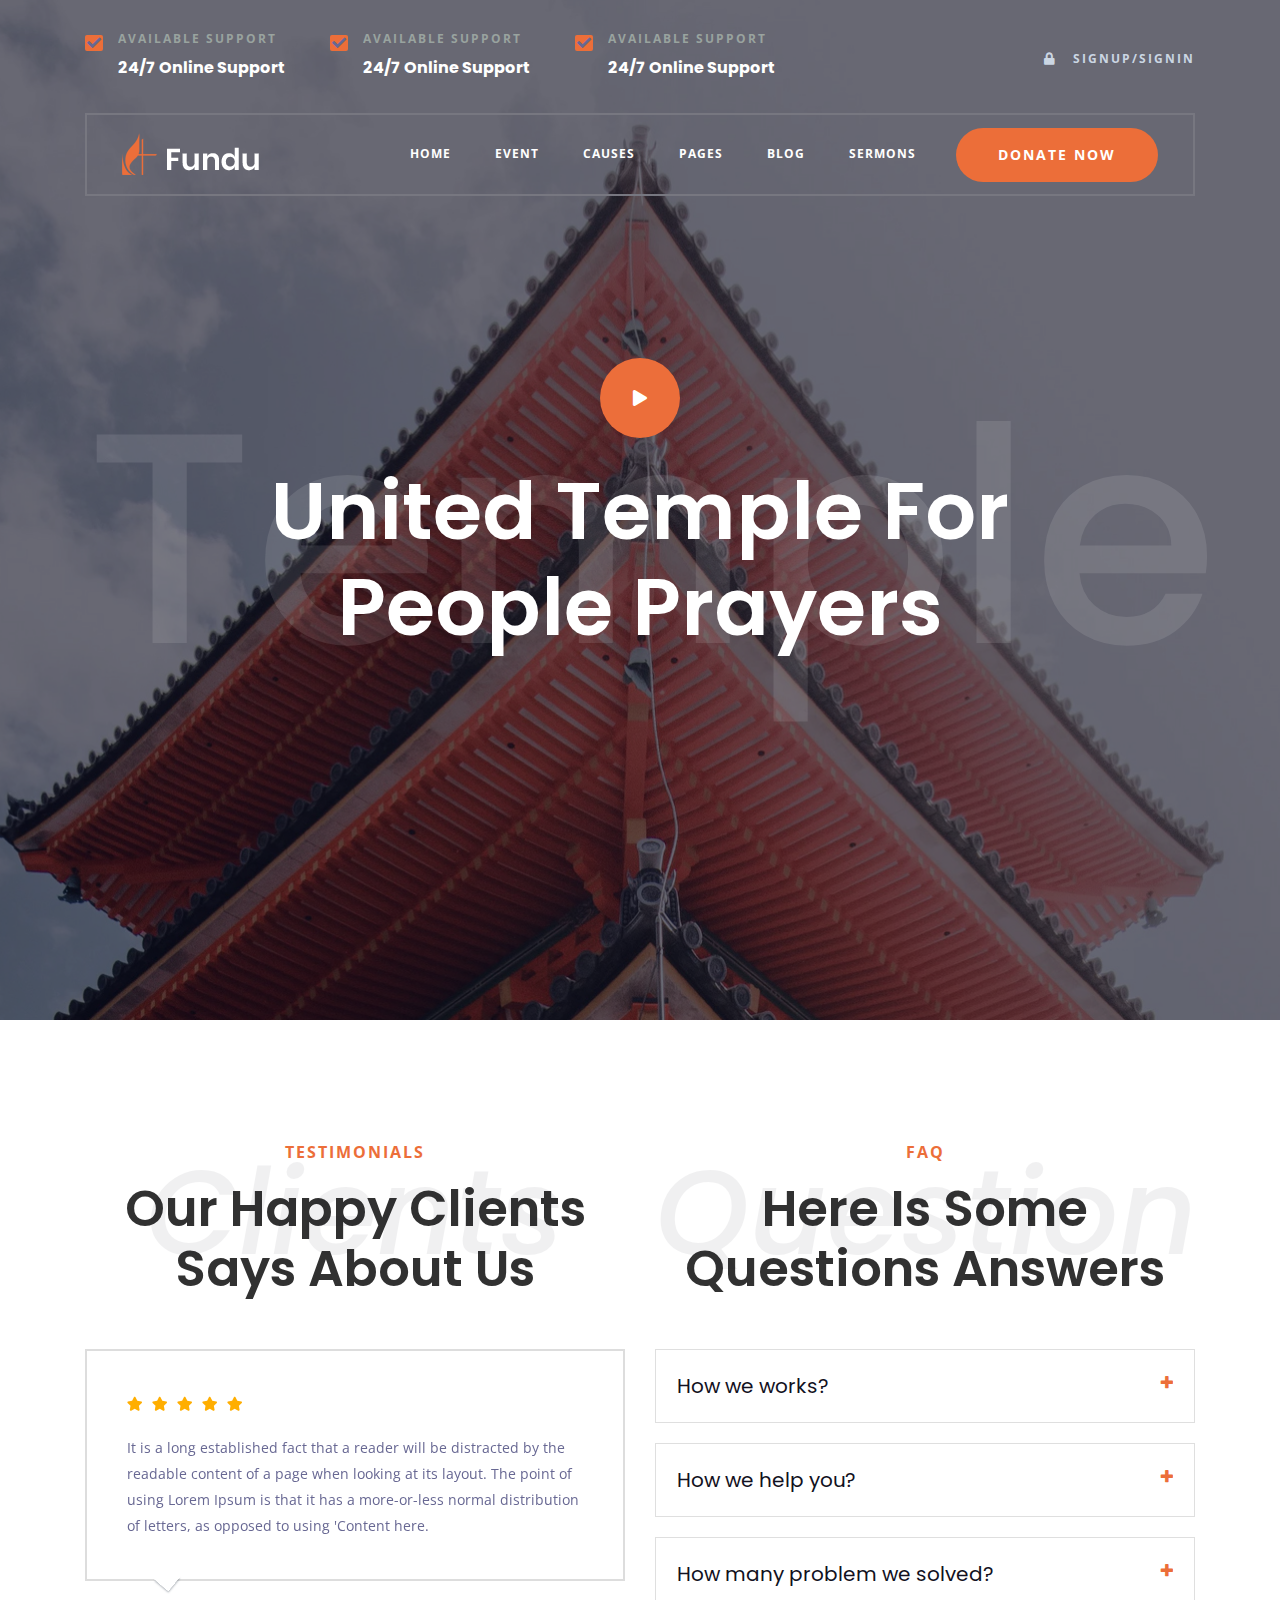
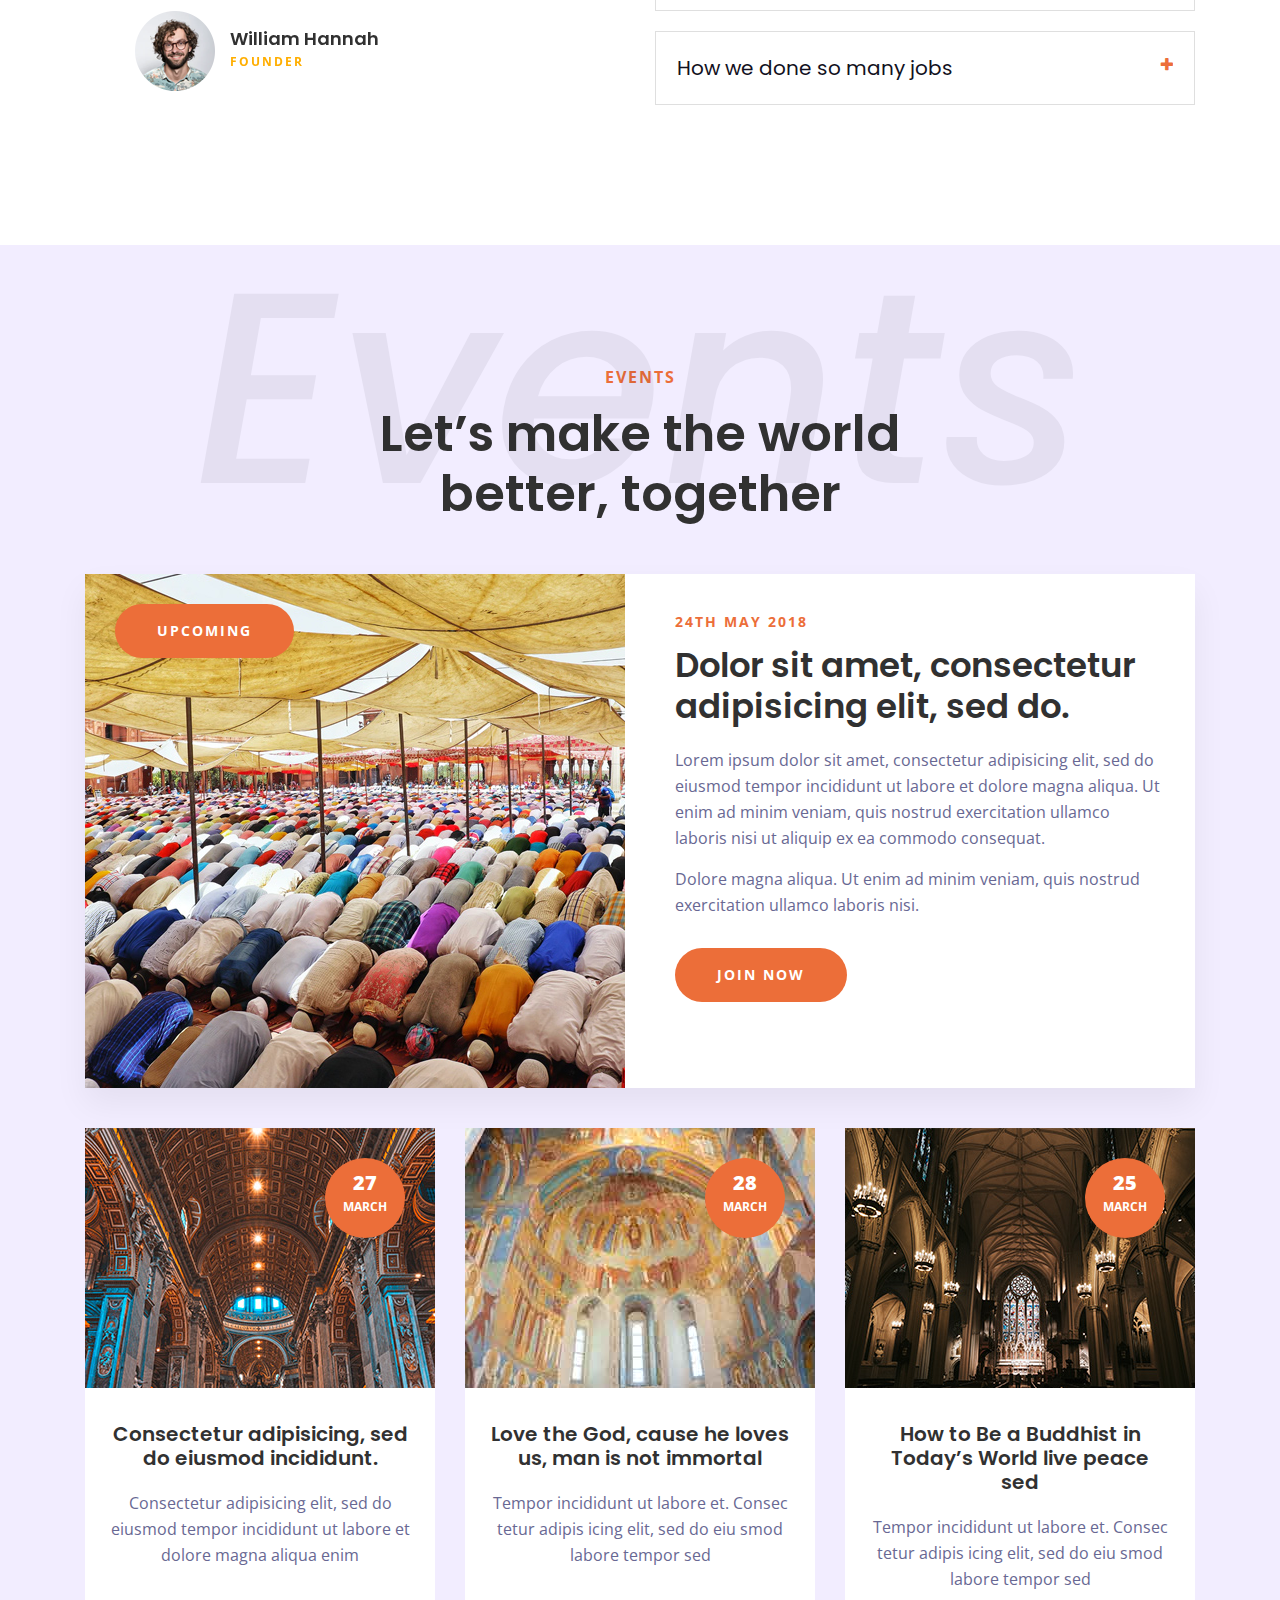
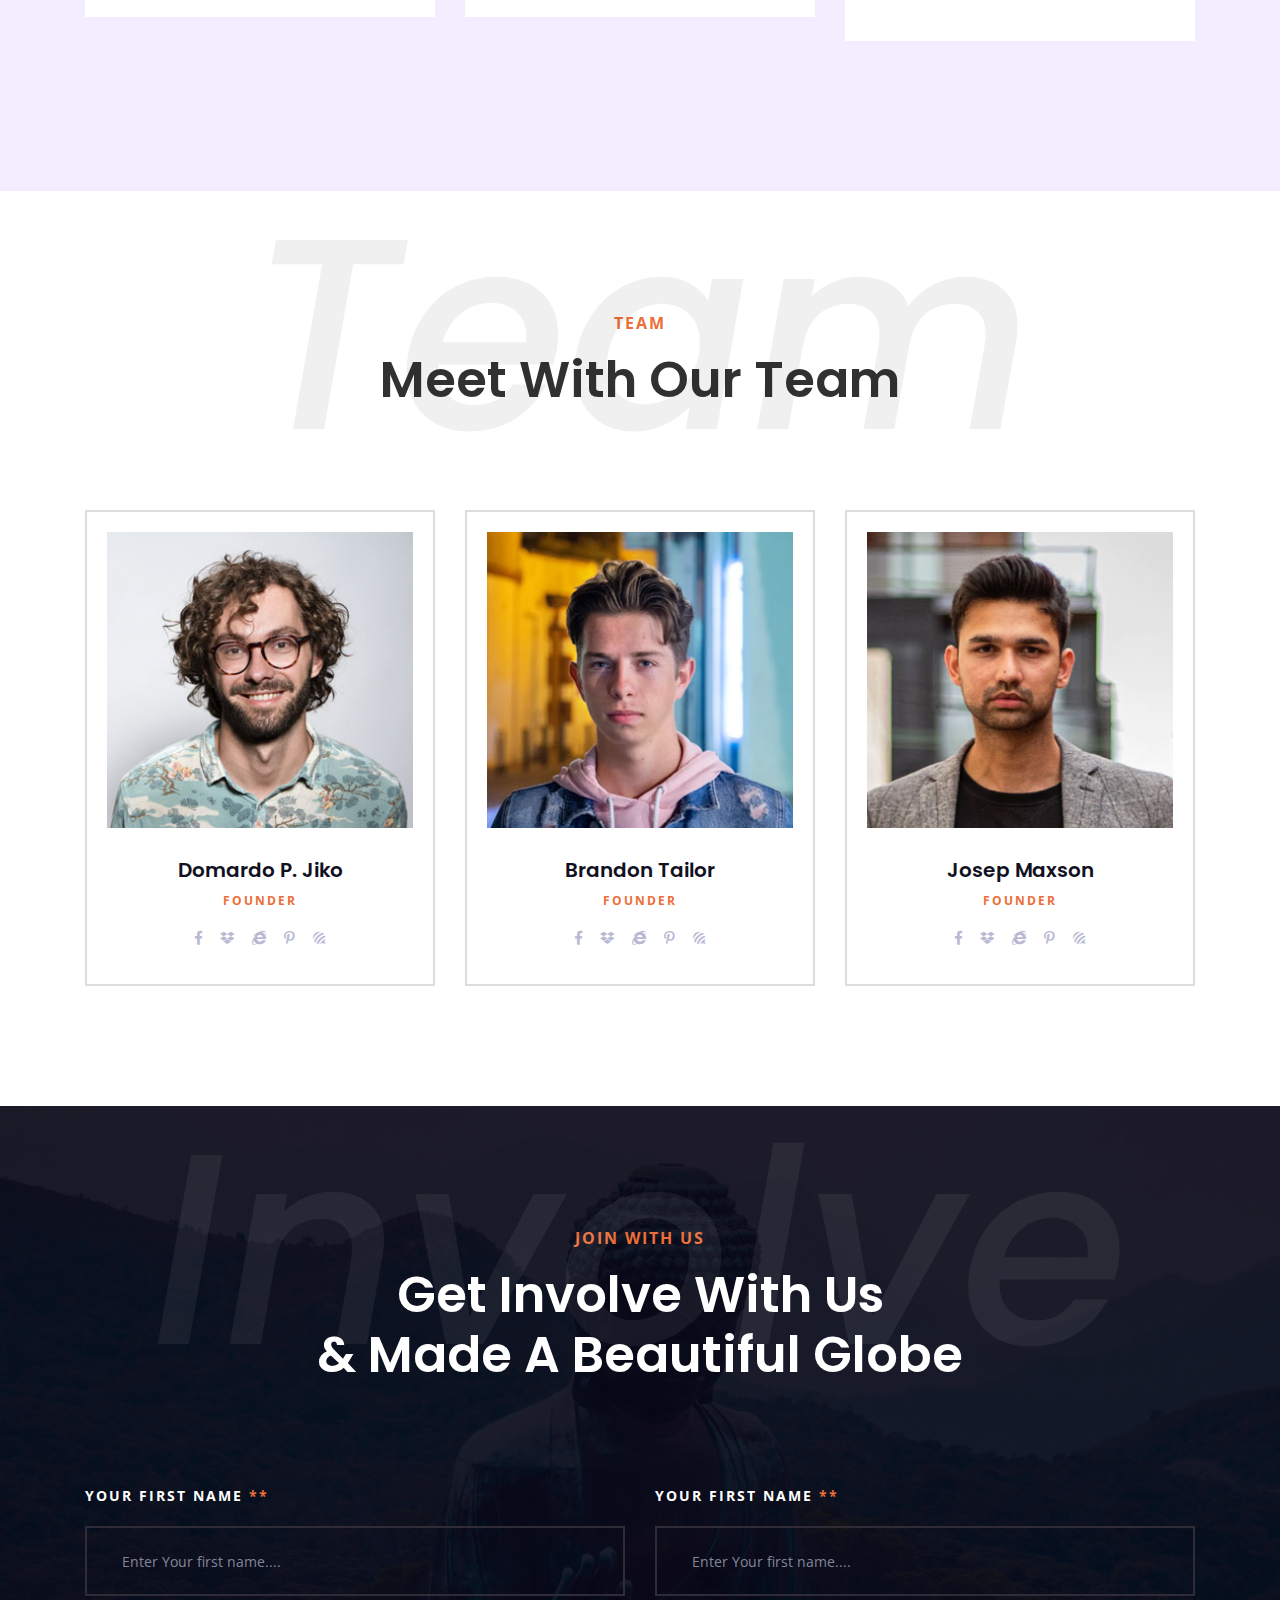
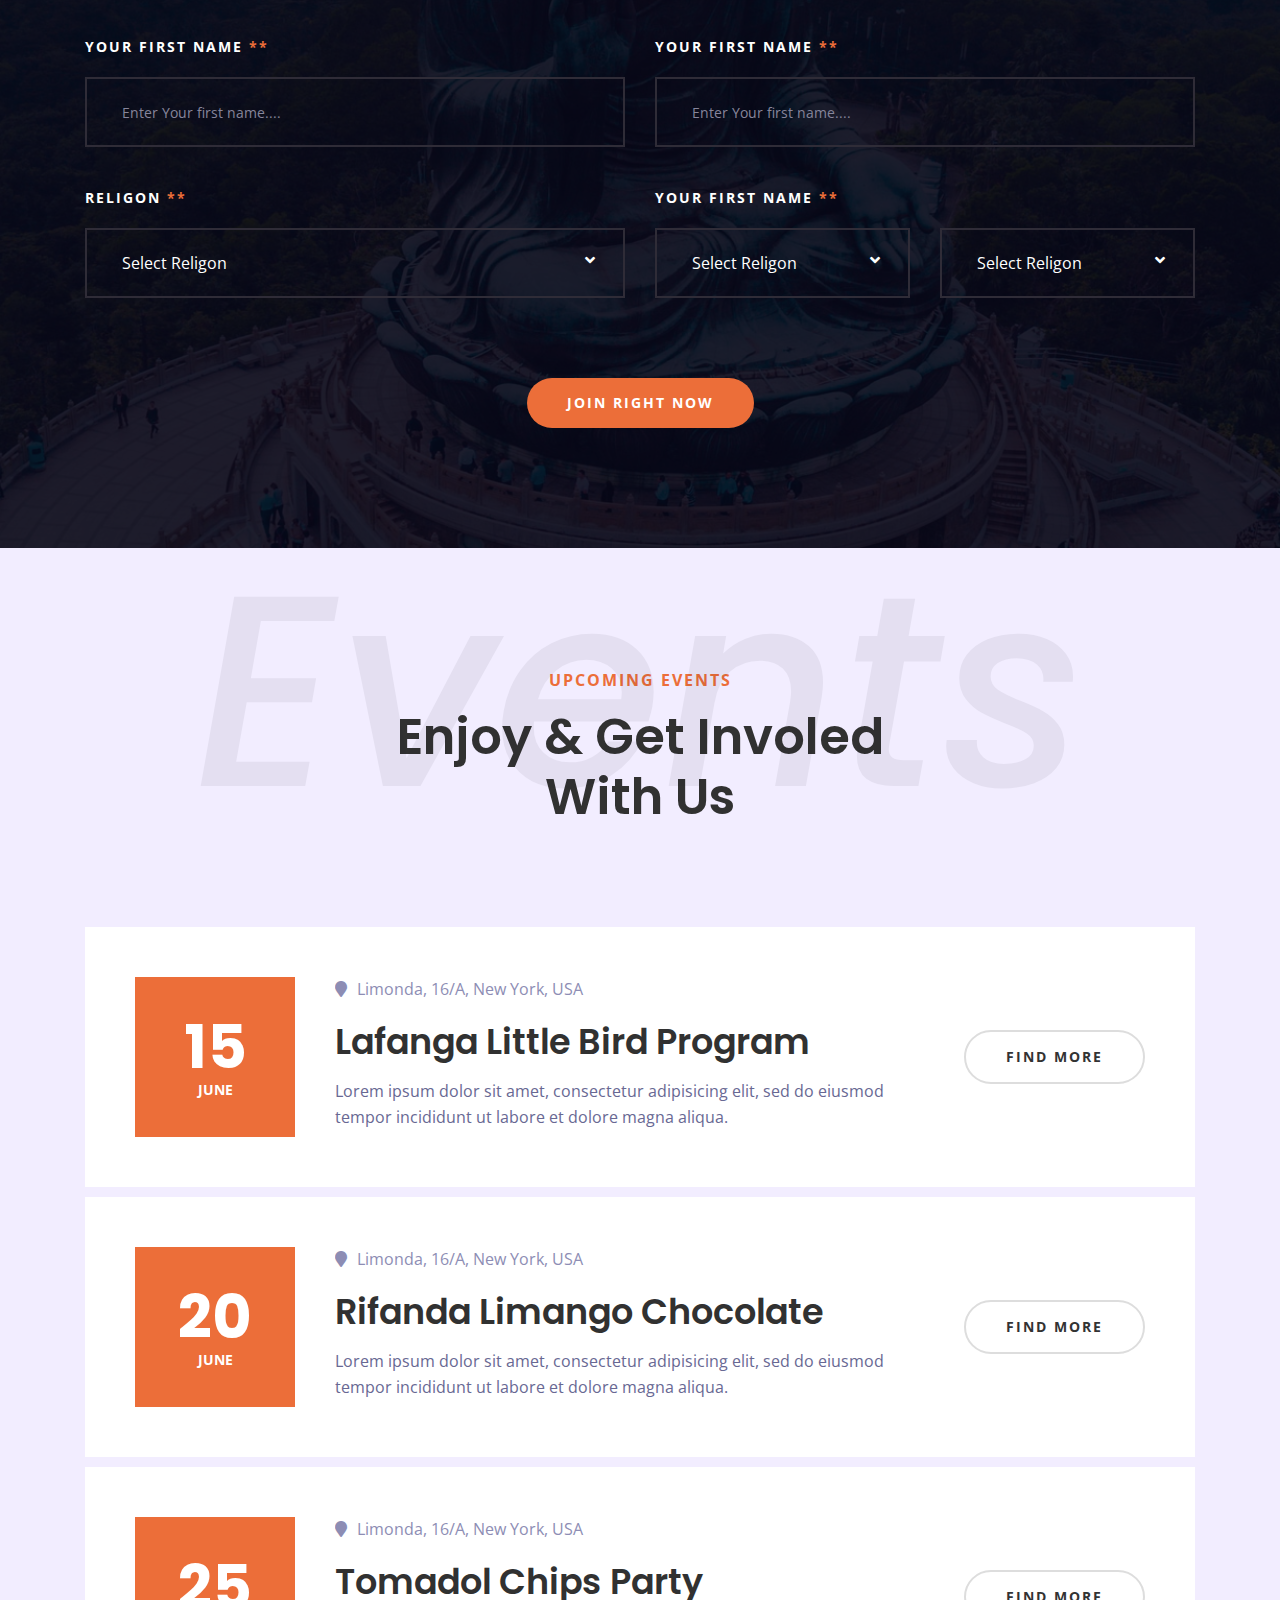
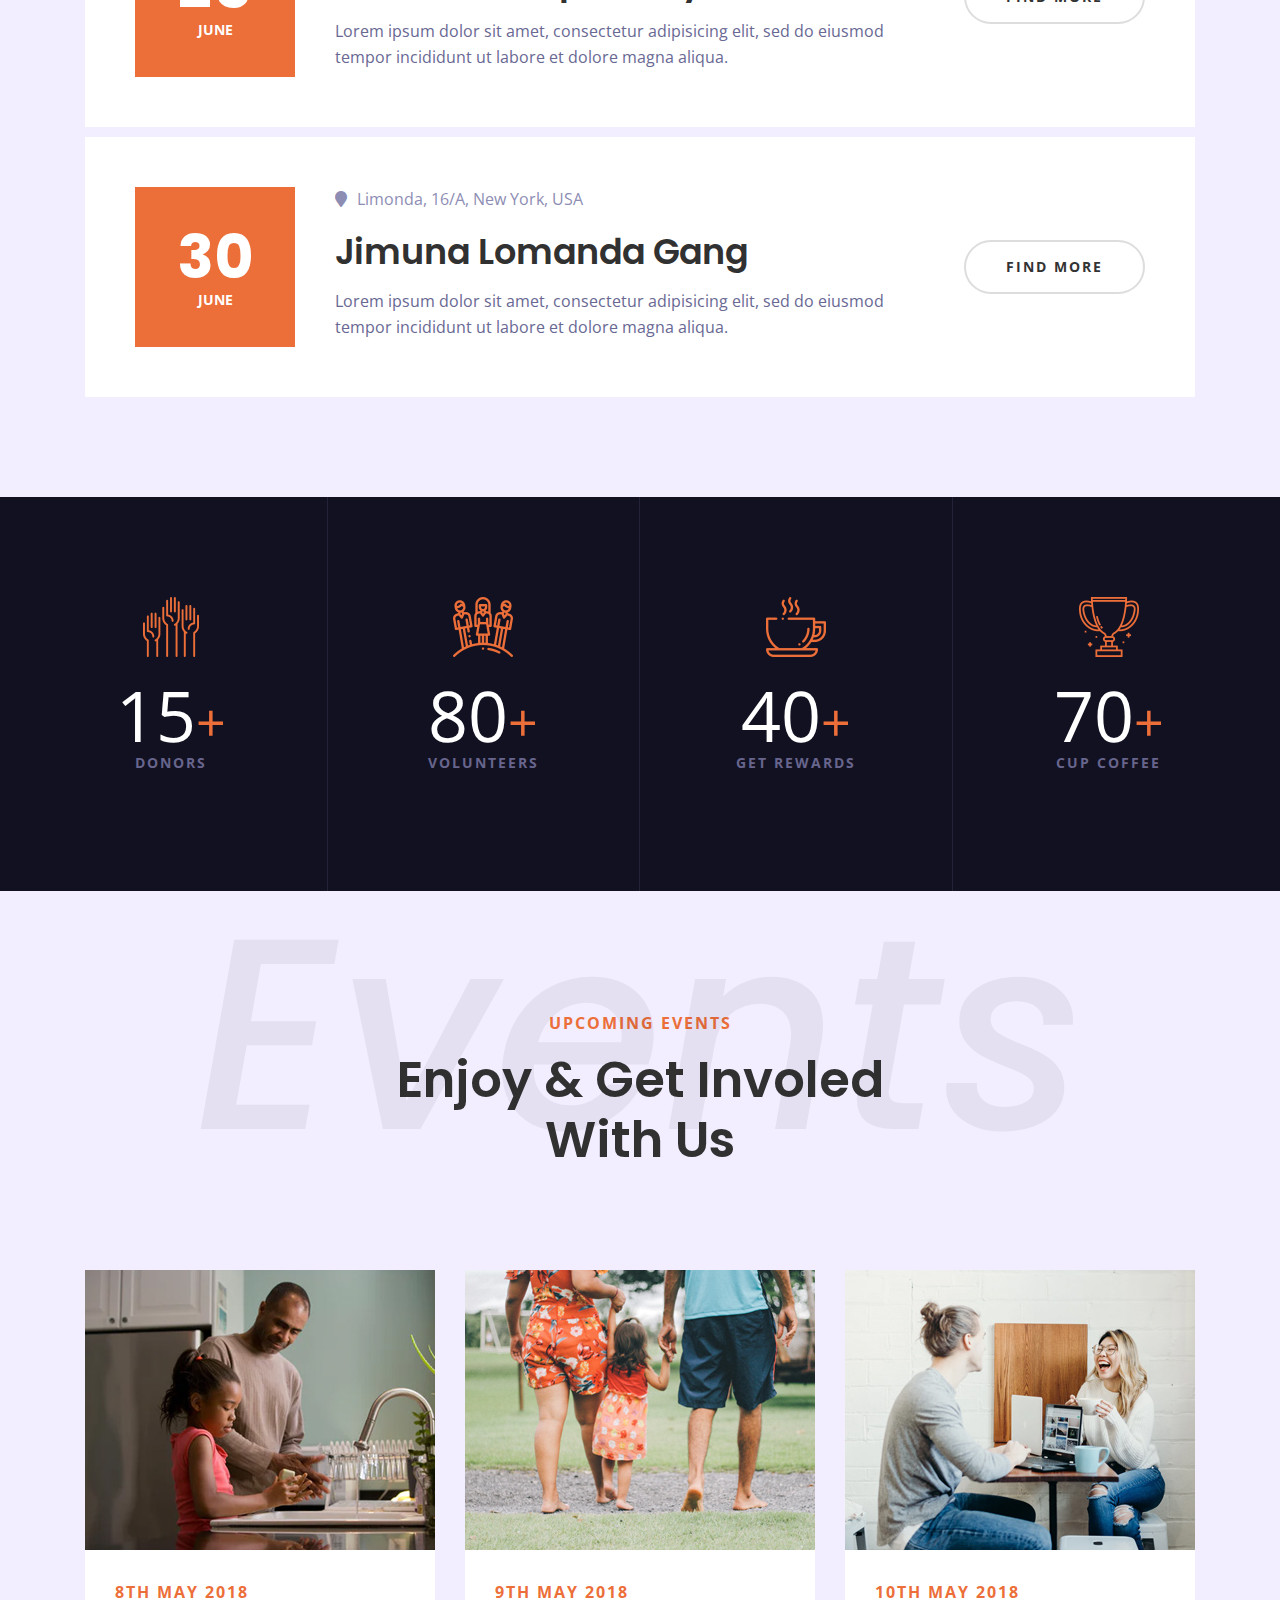
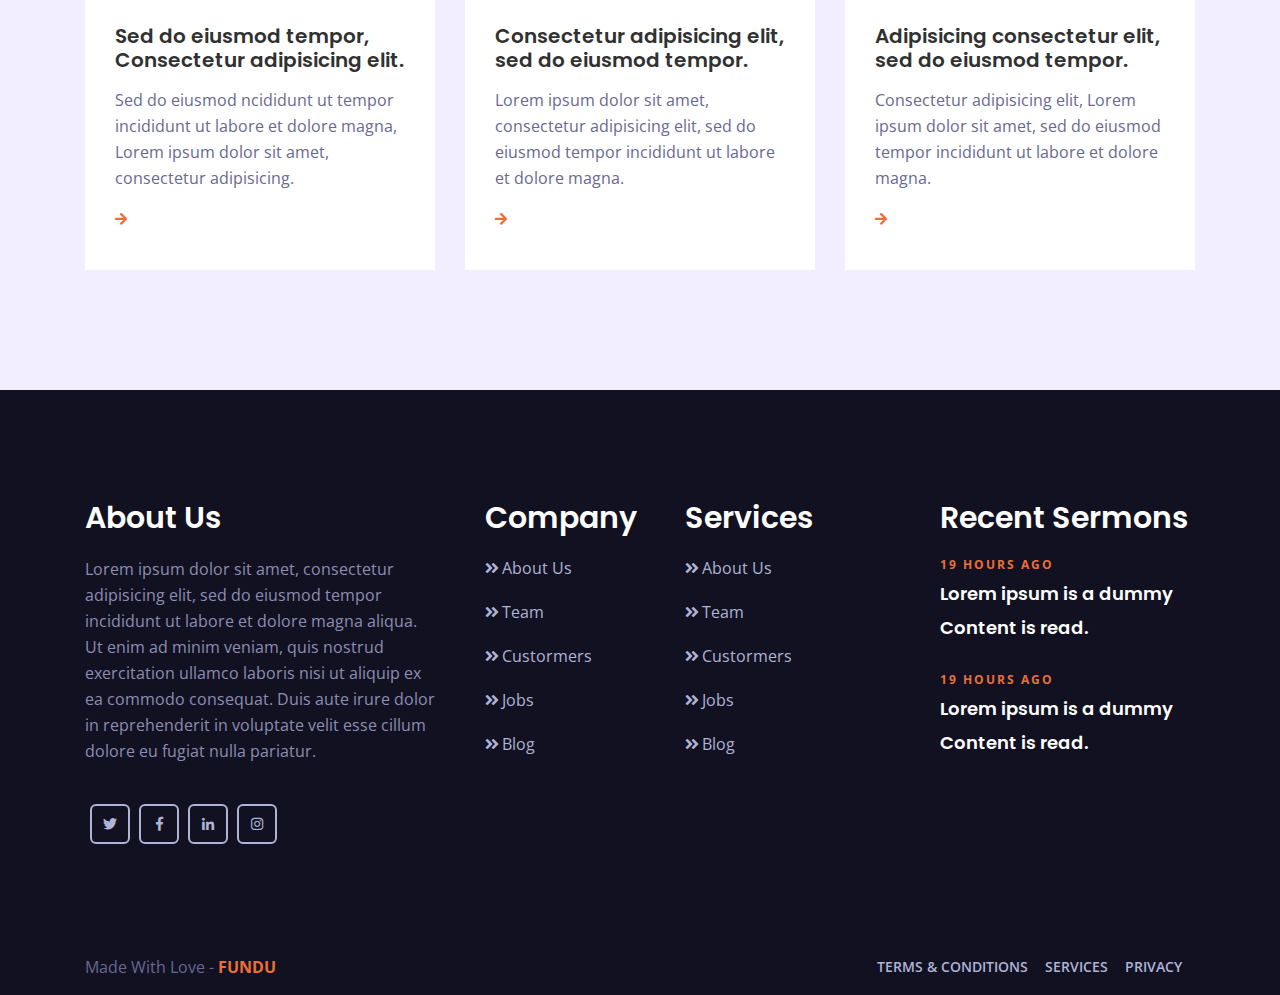
<file: index.html>
<!doctype html>
<html class="no-js" lang="">
    <head>
        <meta charset="utf-8">
        <meta http-equiv="x-ua-compatible" content="ie=edge">
        <title>Fundu | Multipurpose Nonprofit Church HTML Template</title>
        <meta name="description" content="">
        <meta name="viewport" content="width=device-width, initial-scale=1">

        <link rel="manifest" href="site.webmanifest">
		<link rel="shortcut icon" type="image/x-icon" href="images/favicon.png">
        <!-- Place favicon.ico in the root directory -->

		<!-- CSS here -->
        <link rel="stylesheet" href="css/bootstrap.min.css">
        <link rel="stylesheet" href="css/animate.min.css">
        <link rel="stylesheet" href="css/magnific-popup.css">
        <link rel="stylesheet" href="css/fontawesome-all.min.css">
        <link rel="stylesheet" href="css/meanmenu.css">
        <link rel="stylesheet" href="css/slick.css">
        <link rel="stylesheet" href="css/default.css">
        <link rel="stylesheet" href="css/style.css">
        <link rel="stylesheet" href="css/responsive.css">
    </head>
    <body>
    <!-- header-start     -->
    <header class="transparent-header">
        <div class="header-top pt-30 pb-30">
            <div class="container">
                <div class="row align-items-center">
                    <div class="col-xl-9 col-lg-9 col-md-9 d-none d-md-block">
                        <div class="header-info">
                            <ul>
                                <li>
                                    <div class="header-info-icon f-left">
                                        <i class="fa-solid fa-check"></i>
                                    </div>
                                    <div class="header-info-text fix">
                                        <span> Available Support</span>
                                        <h4>24/7 Online Support</h4>
                                    </div>
                                </li>
                                <li>
                                    <div class="header-info-icon f-left">
                                        <i class="fa-solid fa-check"></i>
                                    </div>
                                    <div class="header-info-text fix">
                                        <span> Available Support</span>
                                        <h4>24/7 Online Support</h4>
                                    </div>
                                </li>
                                <li class="header-info-last">
                                    <div class="header-info-icon f-left">
                                        <i class="fa-solid fa-check"></i>
                                    </div>
                                    <div class="header-info-text fix">
                                        <span> Available Support</span>
                                        <h4>24/7 Online Support</h4>
                                    </div>
                                </li>
                            </ul>
                        </div>
                    </div>
                    <div class="col-xl-3 col-lg-3 col-md-3">
                        <div class="user-login text-center text-md-right">
                            <a href="#"><i class="fa-solid fa-lock"></i> signup/signin</a>
                        </div>
                    </div>
                </div>
            </div>
        </div>
        <div class="menu-area">
            <div class="container">
                <div class="menu-box">
                    <div class="row align-items-center">
                        <div class="col-xl-3 col-lg-3 col-md-4">
                            <div class="logo">
                                <a href="index.html"><img src="images/logo/white-logo.png" alt=""></a>
                            </div>
                        </div>
                        <div class="col-xl-9 col-lg-9 col-md-8">
                            <div class="header-btn f-right d-none d-md-block">
                                <a class="f-btn" href="#">donate now</a>
                            </div>
                            <div class="main-menu f-right">
                                <nav id="mobile-menu">
                                    <ul>                                                        
                                        <li><a href="index.html">Home</a>
                                            <ul>
                                                <li><a href="about.html">About</a></li>
                                                <li><a href="service.html">Service</a></li>
                                                <li><a href="pricing.html">Pricing</a></li>
                                                <li><a href="services-sidebar-.html">Services Sidebar-</a></li>
                                            </ul>
                                        </li>
                                        <li><a href="about.html">event</a></li>
                                        <li><a href="pricing.html">causes</a></li>
                                        <li><a href="service.html">Pages</a></li>
                                        <li><a href="services-sidebar-.html">blog</a></li>
                                        <li><a href="index.html">sermons</a></li>
                                    </ul>
                                </nav>
                            </div>
                        </div>
                        <div class="col-12">
                            <div class="mobile-menu"></div>
                        </div>
                    </div>
                </div>
            </div>
        </div>
    </header>
   <!-- header-end     -->
   <!-- hero-area-start -->
   <div class="hero-area background-overlay d-flex align-items-center"data-background="images/slider/slider-3.jpg">
    <div class="container">
        <div class="row">
            <div class="col-xl-12">
                <div class="hero-wrap position-relative text-center">
                    <a class="video-popup" href="https://www.youtube.com/watch?v=2wFrz3O_fPY"><i class="fa fa-play"></i></a>
                    <h2>United Temple For <br> People Prayers</h2>
                    <h1 class="back-text">Temple</h1>
                </div>
            </div>
        </div>
    </div>
   </div>
    <!-- hero-area-end -->
    <!-- testimonial-area-start -->
    <div class="testimonial-area pt-120 pb-90">
        <div class="container">
            <div class="row">
                <div class="col-xl-6 col-lg-6 mb-30">
                    <div class="section-title text-center mb-50">
                        <span>testimonials</span>
                        <h2>Our Happy Clients <br> Says About Us</h2>
                        <h1 class="s-back-title">Clients</h1>
                    </div>
                    <div class="testimonial-active">
                        <div class="testimonial-item">
                            <div class="testimonial-content">
                                <div class="review-icon">
                                    <a href=""><i class="fa-solid fa-star"></i></a>
                                    <a href=""><i class="fa-solid fa-star"></i></a>
                                    <a href=""><i class="fa-solid fa-star"></i></a>
                                    <a href=""><i class="fa-solid fa-star"></i></a>
                                    <a href=""><i class="fa-solid fa-star"></i></a>
                                </div>
                                <p>It is a long established fact that a reader will be distracted by the readable content of a page when looking at its layout. The point of using Lorem Ipsum is that it has a more-or-less normal distribution of letters, as opposed to using 'Content here.</p>
                            </div>
                            <div class="testimonial-author">
                                <img src="images/testimonial/fundu.png" alt="">
                                <div class="testimonial-info">
                                    <h4>William Hannah</h4>
                                    <span>Founder</span>
                                </div>
                            </div>
                        </div>
                    </div>
                </div>
                <div class="col-xl-6 col-lg-6 mb-30">
                    <div class="section-title text-center mb-50">
                        <span>Faq</span>
                        <h2>Here Is Some <br>
                            Questions Answers</h2>
                        <h1 class="s-back-title">Question</h1>
                    </div>
                    <div class="accordion f-faq" id="accordionExample">
                        <div class="card">
                          <div class="card-header" id="headingOne">
                            <h2 class="mb-0">
                              <button class="btn collapsed btn-link btn-block text-left" type="button" data-toggle="collapse" data-target="#collapseOne" aria-expanded="true" aria-controls="collapseOne">
                                How we works?
                              </button>
                            </h2>
                          </div>
                      
                          <div id="collapseOne" class="collapse" aria-labelledby="headingOne" data-parent="#accordionExample">
                            <div class="card-body">
                              Anim pariatur cliche reprehenderit, enim eiusmod high life accusamus terry richardson ad squid. 3 wolf moon officia aute, non cupidatat skateboard dolor brunch. Food truck quinoa nesciunt laborum eiusmod. Brunch 3 wolf moon tempor, sunt aliqua put a bird on it squid single-origin coffee nulla assumenda shoreditch et. Nihil anim keffiyeh helvetica, craft beer labore wes anderson cred nesciunt sapiente ea proident. Ad vegan excepteur butcher vice lomo. Leggings occaecat craft beer farm-to-table, raw denim aesthetic synth nesciunt you probably haven't heard of them accusamus labore sustainable VHS.
                            </div>
                          </div>
                        </div>
                        <div class="card">
                          <div class="card-header" id="headingTwo">
                            <h2 class="mb-0">
                              <button class="btn btn-link btn-block text-left collapsed" type="button" data-toggle="collapse" data-target="#collapseTwo" aria-expanded="false" aria-controls="collapseTwo">
                                How we help you?
                              </button>
                            </h2>
                          </div>
                          <div id="collapseTwo" class="collapse" aria-labelledby="headingTwo" data-parent="#accordionExample">
                            <div class="card-body">
                              Anim pariatur cliche reprehenderit, enim eiusmod high life accusamus terry richardson ad squid. 3 wolf moon officia aute, non cupidatat skateboard dolor brunch. Food truck quinoa nesciunt laborum eiusmod. Brunch 3 wolf moon tempor, sunt aliqua put a bird on it squid single-origin coffee nulla assumenda shoreditch et. Nihil anim keffiyeh helvetica, craft beer labore wes anderson cred nesciunt sapiente ea proident. Ad vegan excepteur butcher vice lomo. Leggings occaecat craft beer farm-to-table, raw denim aesthetic synth nesciunt you probably haven't heard of them accusamus labore sustainable VHS.
                            </div>
                          </div>
                        </div>
                        <div class="card">
                          <div class="card-header" id="headingThree">
                            <h2 class="mb-0">
                              <button class="btn btn-link btn-block text-left collapsed" type="button" data-toggle="collapse" data-target="#collapseThree" aria-expanded="false" aria-controls="collapseThree">
                                How many problem we solved?
                              </button>
                            </h2>
                          </div>
                          <div id="collapseThree" class="collapse" aria-labelledby="headingThree" data-parent="#accordionExample">
                            <div class="card-body">
                              Anim pariatur cliche reprehenderit, enim eiusmod high life accusamus terry richardson ad squid. 3 wolf moon officia aute, non cupidatat skateboard dolor brunch. Food truck quinoa nesciunt laborum eiusmod. Brunch 3 wolf moon tempor, sunt aliqua put a bird on it squid single-origin coffee nulla assumenda shoreditch et. Nihil anim keffiyeh helvetica, craft beer labore wes anderson cred nesciunt sapiente ea proident. Ad vegan excepteur butcher vice lomo. Leggings occaecat craft beer farm-to-table, raw denim aesthetic synth nesciunt you probably haven't heard of them accusamus labore sustainable VHS.
                            </div>
                          </div>
                        </div>
                        <div class="card">
                          <div class="card-header" id="headingThree">
                            <h2 class="mb-0">
                              <button class="btn btn-link btn-block text-left collapsed" type="button" data-toggle="collapse" data-target="#collapseFour" aria-expanded="false" aria-controls="collapseThree">
                                How we done so many jobs
                              </button>
                            </h2>
                          </div>
                          <div id="collapseFour" class="collapse" aria-labelledby="headingThree" data-parent="#accordionExample">
                            <div class="card-body">
                              Anim pariatur cliche reprehenderit, enim eiusmod high life accusamus terry richardson ad squid. 3 wolf moon officia aute, non cupidatat skateboard dolor brunch. Food truck quinoa nesciunt laborum eiusmod. Brunch 3 wolf moon tempor, sunt aliqua put a bird on it squid single-origin coffee nulla assumenda shoreditch et. Nihil anim keffiyeh helvetica, craft beer labore wes anderson cred nesciunt sapiente ea proident. Ad vegan excepteur butcher vice lomo. Leggings occaecat craft beer farm-to-table, raw denim aesthetic synth nesciunt you probably haven't heard of them accusamus labore sustainable VHS.
                            </div>
                          </div>
                        </div>
                      </div>
                </div>
            </div>
        </div>
    </div>
    <!-- testimonial-area-end -->
    <!-- event-area-star -->
    <div class="event-area gray-bg pt-120 pb-120">
        <div class="container">
            <div class="row">
                <div class="col-xl-12">
                    <div class="section-title section-title-big text-center mb-50">
                        <span>events</span>
                        <h2>Let’s make the world <br>better, together</h2>
                        <h1 class="s-back-title">Events</h1>
                    </div>
                </div>
            </div>
            <div class="event-main white-bg mb-40">
                <div class="row no-gutters">
                    <div class="col-xl-6 col-lg-6">
                        <div class="event-img position-relative">
                            <img src="images/event/event-bg.jpg" alt="">
                            <div class="event-btn">
                                <a href="#" class="f-btn">upcoming</a>
                            </div>
                        </div>
                    </div>
                    <div class="col-xl-6 col-lg-6">
                        <div class="event-content">
                            <span>24th may 2018</span>
                            <h2>Dolor sit amet, consectetur adipisicing elit, sed do.</h2>
                            <p>Lorem ipsum dolor sit amet, consectetur adipisicing elit, sed do eiusmod tempor incididunt ut labore et dolore magna aliqua. Ut enim ad minim veniam, quis nostrud exercitation ullamco laboris nisi ut aliquip ex ea commodo consequat.</p>
                            <p>Dolore magna aliqua. Ut enim ad minim veniam, quis nostrud exercitation ullamco laboris nisi.</p>
                            <div class="event-c-btn mt-30">
                                <a href="#" class="f-btn">join now</a>
                            </div>
                        </div>
                    </div>
                </div>
            </div>
            <div class="row">
                <div class="col-xl-4 col-lg-4 col-md-6">
                    <div class="event-box white-bg mb-30 text-center">
                        <div class="event-img">
                            <img src="images/event/sm-eve1.jpg" alt="">
                            <div class="event-date"><span><b>27</b>March</span></div>
                        </div>
                        <div class="event-box-content">
                            <h3>Consectetur adipisicing, sed do eiusmod incididunt.</h3>
                            <p>Consectetur adipisicing elit, sed do eiusmod tempor incididunt ut labore et dolore magna aliqua enim</p>
                        </div>
                    </div>
                </div>
                <div class="col-xl-4 col-lg-4 col-md-6">
                    <div class="event-box white-bg mb-30 text-center">
                        <div class="event-img">
                            <img src="images/event/sm-eve2.jpg" alt="">
                            <div class="event-date"><span><b>28</b>March</span></div>
                        </div>
                        <div class="event-box-content">
                            <h3>Love the God, cause he loves us, man is not immortal</h3>
                            <p>Tempor incididunt ut labore et. Consec tetur adipis icing elit, sed do eiu smod labore tempor sed</p>
                        </div>
                    </div>
                </div>
                <div class="col-xl-4 col-lg-4 col-md-6">
                    <div class="event-box white-bg mb-30 text-center">
                        <div class="event-img">
                            <img src="images/event/sm-eve3.jpg" alt="">
                            <div class="event-date"><span><b>25</b>March</span></div>
                        </div>
                        <div class="event-box-content">
                            <h3>How to Be a Buddhist in Today’s World live peace sed</h3>
                            <p>Tempor incididunt ut labore et. Consec tetur adipis icing elit, sed do eiu smod labore tempor sed</p>
                        </div>
                    </div>
                </div>
            </div>
        </div>
    </div>
    <!-- event-area-end -->
    <!-- team-area-start -->
    <div class="team-area pt-120 pb-90">
        <div class="container">
            <div class="row">
                <div class="col-xl-12">
                    <div class="section-title section-title-big text-center mb-100">
                        <span>team</span>
                        <h2>Meet With Our Team</h2>
                        <h1 class="s-back-title">Team</h1>
                    </div>
                </div>
            </div>
            <div class="row">
                <div class="col-xl-4 col-lg-4 col-md-4 mb-30">
                    <div class="single-team-box text-center">
                        <div class="team-img">
                            <img src="images/team/team-2.jpg" alt="">
                        </div>
                        <div class="team-content">
                            <h4>Domardo P. Jiko</h4>
                            <span>Founder</span>
                            <div class="team-social">
                                <ul>
                                    <li><a href="#"><i class="fab fa-facebook-f"></i></a></li>
                                    <li><a href="#"><i class="fab fa-dropbox"></i></a></li>
                                    <li><a href="#"><i class="fab fa-internet-explorer"></i></a></li>
                                    <li><a href="#"> <i class="fab fa-pinterest-p"></i></a></li>
                                    <li><a href="#"><i class="fab fa-forumbee"></i></a></li>
                                </ul>
                            </div>
                        </div>
                    </div>
                </div>
                <div class="col-xl-4 col-lg-4 col-md-4 mb-30">
                    <div class="single-team-box text-center">
                        <div class="team-img">
                            <img src="images/team/team-1.jpg" alt="">
                        </div>
                        <div class="team-content">
                            <h4>Brandon Tailor</h4>
                            <span>Founder</span>
                            <div class="team-social">
                                <ul>
                                    <li><a href="#"><i class="fab fa-facebook-f"></i></a></li>
                                    <li><a href="#"><i class="fab fa-dropbox"></i></a></li>
                                    <li><a href="#"><i class="fab fa-internet-explorer"></i></a></li>
                                    <li><a href="#"> <i class="fab fa-pinterest-p"></i></a></li>
                                    <li><a href="#"><i class="fab fa-forumbee"></i></a></li>
                                </ul>
                            </div>
                        </div>
                    </div>
                </div>
                <div class="col-xl-4 col-lg-4 col-md-4 mb-30">
                    <div class="single-team-box text-center">
                        <div class="team-img">
                            <img src="images/team/team-3.jpg" alt="">
                        </div>
                        <div class="team-content">
                            <h4>Josep Maxson</h4>
                            <span>Founder</span>
                            <div class="team-social">
                                <ul>
                                    <li><a href="#"><i class="fab fa-facebook-f"></i></a></li>
                                    <li><a href="#"><i class="fab fa-dropbox"></i></a></li>
                                    <li><a href="#"><i class="fab fa-internet-explorer"></i></a></li>
                                    <li><a href="#"> <i class="fab fa-pinterest-p"></i></a></li>
                                    <li><a href="#"><i class="fab fa-forumbee"></i></a></li>
                                </ul>
                            </div>
                        </div>
                    </div>
                </div>
            </div>
        </div>
    </div>
    <!-- team-area-end -->
    <!-- contact-area-start -->
    <div class="contact-area background-overlay background-overlay-9 pt-120 pb-120"data-background="images/testimonial/fundu-Recoveredff.jpg">
        <div class="container">
            <div class="row">
                <div class="col-xl-12">
                    <div class="section-title section-title-big section-title-white text-center mb-100">
                        <span>Join with us</span>
                        <h2>Get Involve With Us <br>
                            & Made A Beautiful Globe</h2>
                        <h1 class="s-back-title">Involve</h1>
                    </div>
                </div>
            </div>
            <div class="row">
                <div class="col-xl-6 col-lg-6 col-md-6">
                    <div class="contact-input mb-40">
                        <label for="name">Your first name <span>**</span></label>
                        <input id="name" type="text" placeholder="Enter Your first name....">
                    </div>
                </div>
                <div class="col-xl-6 col-lg-6 col-md-6">
                    <div class="contact-input mb-40">
                        <label for="name">Your first name <span>**</span></label>
                        <input id="name" type="text" placeholder="Enter Your first name....">
                    </div>
                </div>
                <div class="col-xl-6 col-lg-6 col-md-6">
                    <div class="contact-input mb-40">
                        <label for="name">Your first name <span>**</span></label>
                        <input id="name" type="text" placeholder="Enter Your first name....">
                    </div>
                </div>
                <div class="col-xl-6 col-lg-6 col-md-6">
                    <div class="contact-input mb-40">
                        <label for="name">Your first name <span>**</span></label>
                        <input id="name" type="text" placeholder="Enter Your first name....">
                    </div>
                </div>
                <div class="col-xl-6 col-lg-6 col-md-12">
                    <div class="contact-input mb-40">
                        <label for="name">Religon <span>**</span></label>
                        <div class="input-select">
                            <select name="" id="">
                                <option value="01">Select Religon</option>
                                <option value="02">Select Religon</option>
                                <option value="03">Select Religon</option>
                                <option value="04">Select Religon</option>
                            </select>
                        </div>
                    </div>
                </div>
                <div class="col-xl-6 col-lg-6 col-md-12">
                    <div class="contact-input mb-40">
                        <label for="name">Your first name <span>**</span></label>
                        <div class="row">
                            <div class="col-xl-6  col-lg-6 col-md-6">
                                <div class="contact-input mb-40">
                                    <div class="input-select">
                                        <select name="" id="">
                                            <option value="01">Select Religon</option>
                                            <option value="02">Select Religon</option>
                                            <option value="03">Select Religon</option>
                                            <option value="04">Select Religon</option>
                                        </select>
                                    </div>
                                </div>
                            </div>
                            <div class="col-xl-6 col-lg-6 col-md-6">
                                <div class="contact-input mb-40">
                                    <div class="input-select">
                                        <select name="" id="">
                                            <option value="01">Select Religon</option>
                                            <option value="02">Select Religon</option>
                                            <option value="03">Select Religon</option>
                                            <option value="04">Select Religon</option>
                                        </select>
                                    </div>
                                </div>
                            </div>
                        </div>
                    </div>
                </div>
                <div class="col-xl-12 text-center">
                    <button class="f-btn hover-white" type="submit">join right now</button>
                </div>
            </div>
        </div>
    </div>
    <!-- contact-area-end -->
    <!-- event-down-area-start -->
    <div class="event-down-area gray-bg pt-120 pb-90">
        <div class="container">
            <div class="row">
                <div class="col-xl-12">
                    <div class="section-title section-title-big text-center mb-100">
                        <span>upcoming events</span>
                        <h2>Enjoy & Get Involed <br>
                            With Us</h2>
                        <h1 class="s-back-title">Events</h1>
                    </div>
                </div>
            </div>
            <div class="up-event-box white-bg  mb-10">
                <div class="row align-items-center">
                    <div class="col-xl-9 col-lg-9">
                        <div class="up-date f-left">
                            <h3>15</h3>
                            <span>June</span>
                        </div>
                        <div class="up-event-content fix">
                            <span><i class="fa fa-map-marker"></i>Limonda, 16/A, New York, USA</span>
                            <h3>Lafanga Little Bird Program</h3>
                            <p>Lorem ipsum dolor sit amet, consectetur adipisicing elit, sed do eiusmod tempor incididunt ut labore et dolore magna aliqua.</p>
                        </div>
                    </div>
                    <div class="col-xl-3 col-lg-3">
                        <div class="up-event-btn text-right">
                            <a href="#" class="f-btn border-btn">find more</a>
                        </div>
                    </div>
                </div>
            </div>
            <div class="up-event-box white-bg  mb-10">
                <div class="row align-items-center">
                    <div class="col-xl-9  col-lg-9">
                        <div class="up-date f-left">
                            <h3>20</h3>
                            <span>June</span>
                        </div>
                        <div class="up-event-content fix">
                            <span><i class="fa fa-map-marker"></i>Limonda, 16/A, New York, USA</span>
                            <h3>Rifanda Limango Chocolate</h3>
                            <p>Lorem ipsum dolor sit amet, consectetur adipisicing elit, sed do eiusmod tempor incididunt ut labore et dolore magna aliqua.</p>
                        </div>
                    </div>
                    <div class="col-xl-3 col-lg-3">
                        <div class="up-event-btn text-right">
                            <a href="#" class="f-btn border-btn">find more</a>
                        </div>
                    </div>
                </div>
            </div>
            <div class="up-event-box white-bg  mb-10">
                <div class="row align-items-center">
                    <div class="col-xl-9 col-lg-9">
                        <div class="up-date f-left">
                            <h3>25</h3>
                            <span>June</span>
                        </div>
                        <div class="up-event-content fix">
                            <span><i class="fa fa-map-marker"></i>Limonda, 16/A, New York, USA</span>
                            <h3>Tomadol Chips Party</h3>
                            <p>Lorem ipsum dolor sit amet, consectetur adipisicing elit, sed do eiusmod tempor incididunt ut labore et dolore magna aliqua.</p>
                        </div>
                    </div>
                    <div class="col-xl-3 col-lg-3">
                        <div class="up-event-btn text-right">
                            <a href="#" class="f-btn border-btn">find more</a>
                        </div>
                    </div>
                </div>
            </div>
            <div class="up-event-box white-bg  mb-10">
                <div class="row align-items-center">
                    <div class="col-xl-9 col-lg-9">
                        <div class="up-date f-left">
                            <h3>30</h3>
                            <span>June</span>
                        </div>
                        <div class="up-event-content fix">
                            <span><i class="fa fa-map-marker"></i>Limonda, 16/A, New York, USA</span>
                            <h3>Jimuna Lomanda Gang</h3>
                            <p>Lorem ipsum dolor sit amet, consectetur adipisicing elit, sed do eiusmod tempor incididunt ut labore et dolore magna aliqua.</p>
                        </div>
                    </div>
                    <div class="col-xl-3 col-lg-3">
                        <div class="up-event-btn text-right">
                            <a href="#" class="f-btn border-btn">find more</a>
                        </div>
                    </div>
                </div>
            </div>
        </div>
    </div>
    <!-- event-down-area-end -->
    <!-- fact-area-start -->
    <div class="fact-area black-bg">
        <div class="container-fluid">
            <div class="row fact-row no-gutters">
                <div class="col-xl-3 col-lg-3 col-md-3">
                    <div class="signle-fact text-center">
                        <img src="images/icon/fundu.png" alt="">
                        <p class="counter-number"><span>15</span>+</p>
                        <p class="fact-tex">donors</p>
                    </div>
                </div>
                <div class="col-xl-3 col-lg-3 col-md-3">
                    <div class="signle-fact text-center">
                        <img src="images/icon/c-02.png" alt="">
                        <p class="counter-number"><span>80</span>+</p>
                        <p class="fact-tex">volunteers</p>
                    </div>
                </div>
                <div class="col-xl-3 col-lg-3 col-md-3">
                    <div class="signle-fact text-center">
                        <img src="images/icon/c-03.png" alt="">
                        <p class="counter-number"><span>40</span>+</p>
                        <p class="fact-tex">get rewards</p>
                    </div>
                </div>
                <div class="col-xl-3 col-lg-3 col-md-3">
                    <div class="signle-fact text-center">
                        <img src="images/icon/c-04.png" alt="">
                        <p class="counter-number"><span>70</span>+</p>
                        <p class="fact-tex">cup coffee</p>
                    </div>
                </div>
            </div>
        </div>
    </div>
    <!-- fact-area-end -->
    <!-- latest-blog-area-start -->
    <div class="latest-blog-area gray-bg pt-120 pb-90">
        <div class="container">
            <div class="row">
                <div class="col-xl-12">
                    <div class="section-title section-title-big text-center mb-100">
                        <span>upcoming events</span>
                        <h2>Enjoy & Get Involed <br>
                            With Us</h2>
                        <h1 class="s-back-title">Events</h1>
                    </div>
                </div>
            </div>
            <div class="row">
                <div class="col-xl-4 col-lg-4 col-md-6">
                    <div class="latest-news mb-30 white-bg">
                        <div class="news-thum">
                            <img src="images/blog/bs1.jpg" alt="">
                        </div>
                        <div class="news-content">
                            <span>8th may 2018</span>
                            <h4><a href="">Sed do eiusmod tempor, Consectetur adipisicing elit.</a></h4>
                            <p>Sed do eiusmod ncididunt ut tempor incididunt ut labore et dolore magna, Lorem ipsum dolor sit amet, consectetur adipisicing.</p>
                            <div class="red-more-btn">
                                <a href="#"><i class="fa fa-arrow-right"></i></a>
                            </div>
                        </div>
                    </div>
                </div>
                <div class="col-xl-4 col-lg-4 col-md-6">
                    <div class="latest-news mb-30 white-bg">
                        <div class="news-thum">
                            <img src="images/blog/bs2.jpg" alt="">
                        </div>
                        <div class="news-content">
                            <span>9th may 2018</span>
                            <h4><a href="">Consectetur adipisicing elit, sed do eiusmod tempor.</a></h4>
                            <p>Lorem ipsum dolor sit amet, consectetur adipisicing elit, sed do eiusmod tempor incididunt ut labore et dolore magna.</p>
                            <div class="red-more-btn">
                                <a href="#"><i class="fa fa-arrow-right"></i></a>
                            </div>
                        </div>
                    </div>
                </div>
                <div class="col-xl-4 col-lg-4 col-md-6">
                    <div class="latest-news mb-30 white-bg">
                        <div class="news-thum">
                            <img src="images/blog/bs3.jpg" alt="">
                        </div>
                        <div class="news-content">
                            <span>10th may 2018</span>
                            <h4><a href="">Adipisicing consectetur elit, sed do eiusmod tempor.</a></h4>
                            <p>Consectetur adipisicing elit, Lorem ipsum dolor sit amet, sed do eiusmod tempor incididunt ut labore et dolore magna.</p>
                            <div class="red-more-btn">
                                <a href="#"><i class="fa fa-arrow-right"></i></a>
                            </div>
                        </div>
                    </div>
                </div>
            </div>
        </div>
    </div>
    <!-- latest-blog-area-end -->

    <footer class=" black-bg">
        <!-- footer-area-start -->
        <div class="footer-area pt-110 pb-60">
            <div class="container">
                <div class="row">
                    <div class="col-xl-4 col-lg-7 col-md-7">
                        <div class="footer-widget mb-50">
                            <h2 class="footer-widget-title">About Us</h2>
                            <p class="mb-40">Lorem ipsum dolor sit amet, consectetur adipisicing elit, sed do eiusmod tempor incididunt ut labore et dolore magna aliqua. Ut enim ad minim veniam, quis nostrud exercitation ullamco laboris nisi ut aliquip ex ea commodo consequat. Duis aute irure dolor in reprehenderit in voluptate velit esse cillum dolore eu fugiat nulla pariatur.</p>
                            <div class="footer-social-link">
                                <a href="#"><i class="fab fa-twitter"></i></a>
                                <a href="#"><i class="fab fa-facebook-f"></i></a>
                                <a href="#"><i class="fab fa-linkedin-in"></i></a>
                                <a href="#"><i class="fab fa-instagram"></i></a>
                            </div>
                        </div>
                    </div>
                    <div class="col-xl-2 col-lg-5 col-md-5">
                        <div class="footer-widget mb-50 pl-20">
                            <h2 class="footer-widget-title">Company</h2>
                            <ul>
                                <li><a href="#">About Us</a></li>
                                <li><a href="#">Team</a></li>
                                <li><a href="#">Custormers</a></li>
                                <li><a href="#">Jobs</a></li>
                                <li><a href="#">Blog</a></li>
                            </ul>
                        </div>
                    </div>
                    <div class="col-xl-3 col-lg-5 col-md-5">
                        <div class="footer-widget mb-50 pl-30">
                            <h2 class="footer-widget-title">Services</h2>
                            <ul>
                                <li><a href="#">About Us</a></li>
                                <li><a href="#">Team</a></li>
                                <li><a href="#">Custormers</a></li>
                                <li><a href="#">Jobs</a></li>
                                <li><a href="#">Blog</a></li>
                            </ul>
                        </div>
                    </div>
                    <div class="col-xl-3 col-lg-7 col-md-7">
                        <div class="footer-widget mb-50">
                            <h2 class="footer-widget-title">Recent Sermons</h2>
                            <div class="footer-post">
                                <div class="footer-post-list">
                                    <span>19 Hours Ago</span>
                                    <h3><a href="">Lorem ipsum is a dummy Content is read.</a></h3>
                                </div>
                                <div class="footer-post-list">
                                    <span>19 Hours Ago</span>
                                    <h3><a href="">Lorem ipsum is a dummy Content is read.</a></h3>
                                </div>
                            </div>
                        </div>
                    </div>
                </div>
            </div>
        </div>
        <!-- footer-area-end -->
        <!-- copy-right-area-start -->
        <div class="copy-right-area">
            <div class="container">
                <div class="row">
                    <div class="col-xl-6 col-lg-6 col-md-6">
                        <div class="copy-text text-center text-md-left">
                            <p>Made With Love - <a href="#">fundu</a></p>
                        </div>
                    </div>
                    <div class="col-xl-6 col-lg-6 col-md-6">
                        <div class="back-to-top  text-center text-md-right">
                            <a href="#">Terms &amp; Conditions</a>
                            <a href="#">Services</a>
                            <a href="#">Privacy</a>
                        </div>
                    </div>
                </div>
            </div>
        </div>
        <!-- copy-right-area-end -->
    </footer>
  

        


        
        
		<!-- JS here -->
        <script src="js/vendor/modernizr-3.5.0.min.js"></script>
        <script src="js/vendor/jquery-1.12.4.min.js"></script>
        <script src="js/popper.min.js"></script>
        <script src="js/bootstrap.min.js"></script>
        <script src="js/isotope.pkgd.min.js"></script>
        <script src="js/one-page-nav-min.js"></script>
        <script src="js/slick.min.js"></script>
        <script src="js/jquery.meanmenu.min.js"></script>
        <script src="js/wow.min.js"></script>
        <script src="js/imagesloaded.pkgd.min.js"></script>
        <script src="js/jquery.magnific-popup.min.js"></script>
        <script src="js/waypoints.min.js"></script>
        <script src="js/jquery.counterup.min.js"></script>
        <script src="js/main.js"></script>
        
    </body>
    </html>
</file>
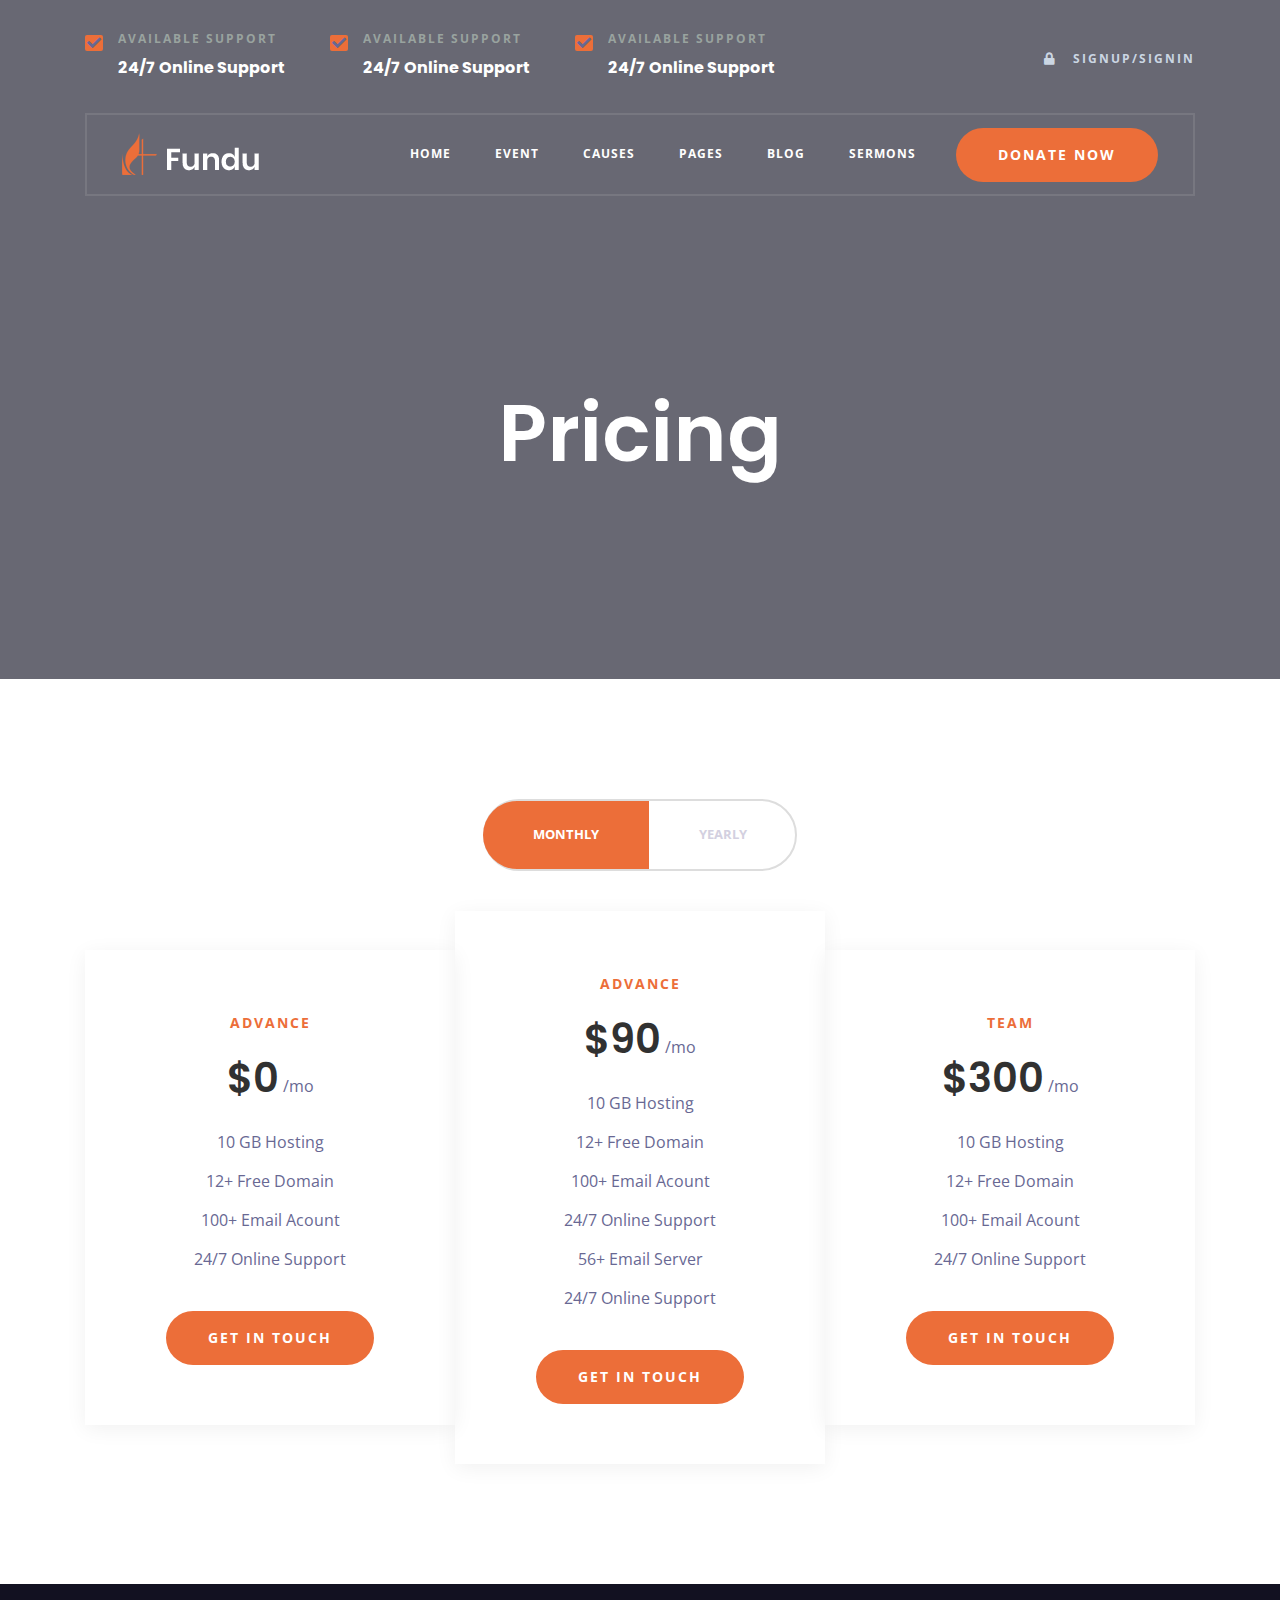
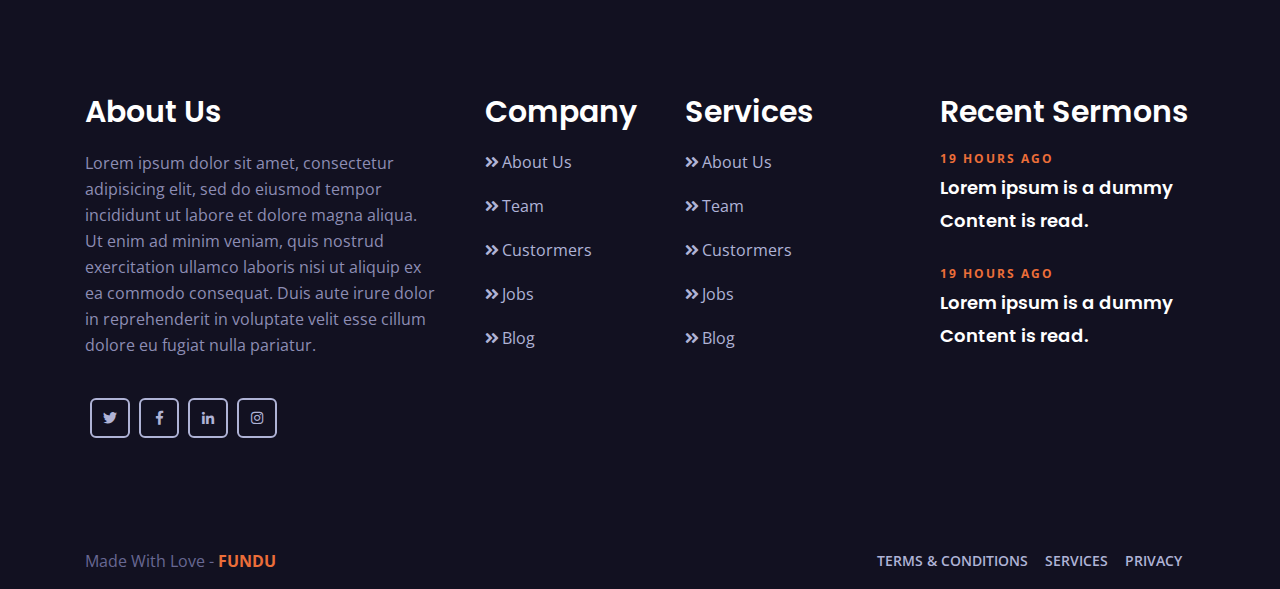
<file: pricing.html>
<!doctype html>
<html class="no-js" lang="">
    <head>
        <meta charset="utf-8">
        <meta http-equiv="x-ua-compatible" content="ie=edge">
        <title>Fundu | Multipurpose Nonprofit Church HTML Template</title>
        <meta name="description" content="">
        <meta name="viewport" content="width=device-width, initial-scale=1">

        <link rel="manifest" href="site.webmanifest">
		<link rel="shortcut icon" type="image/x-icon" href="images/favicon.png">
        <!-- Place favicon.ico in the root directory -->

		<!-- CSS here -->
        <link rel="stylesheet" href="css/bootstrap.min.css">
        <link rel="stylesheet" href="css/animate.min.css">
        <link rel="stylesheet" href="css/magnific-popup.css">
        <link rel="stylesheet" href="css/fontawesome-all.min.css">
        <link rel="stylesheet" href="css/meanmenu.css">
        <link rel="stylesheet" href="css/slick.css">
        <link rel="stylesheet" href="css/default.css">
        <link rel="stylesheet" href="css/style.css">
        <link rel="stylesheet" href="css/responsive.css">
    </head>
    <body>
    <!-- header-start     -->
    <header class="transparent-header">
        <div class="header-top pt-30 pb-30">
            <div class="container">
                <div class="row align-items-center">
                    <div class="col-xl-9 col-lg-9 col-md-9 d-none d-md-block">
                        <div class="header-info">
                            <ul>
                                <li>
                                    <div class="header-info-icon f-left">
                                        <i class="fa-solid fa-check"></i>
                                    </div>
                                    <div class="header-info-text fix">
                                        <span> Available Support</span>
                                        <h4>24/7 Online Support</h4>
                                    </div>
                                </li>
                                <li>
                                    <div class="header-info-icon f-left">
                                        <i class="fa-solid fa-check"></i>
                                    </div>
                                    <div class="header-info-text fix">
                                        <span> Available Support</span>
                                        <h4>24/7 Online Support</h4>
                                    </div>
                                </li>
                                <li class="header-info-last">
                                    <div class="header-info-icon f-left">
                                        <i class="fa-solid fa-check"></i>
                                    </div>
                                    <div class="header-info-text fix">
                                        <span> Available Support</span>
                                        <h4>24/7 Online Support</h4>
                                    </div>
                                </li>
                            </ul>
                        </div>
                    </div>
                    <div class="col-xl-3 col-lg-3 col-md-3">
                        <div class="user-login text-center text-md-right">
                            <a href="#"><i class="fa-solid fa-lock"></i> signup/signin</a>
                        </div>
                    </div>
                </div>
            </div>
        </div>
        <div class="menu-area">
            <div class="container">
                <div class="menu-box">
                    <div class="row align-items-center">
                        <div class="col-xl-3 col-lg-3 col-md-4">
                            <div class="logo">
                                <a href="index.html"><img src="images/logo/white-logo.png" alt=""></a>
                            </div>
                        </div>
                        <div class="col-xl-9 col-lg-9 col-md-8">
                            <div class="header-btn f-right d-none d-md-block">
                                <a class="f-btn" href="#">donate now</a>
                            </div>
                            <div class="main-menu f-right">
                                <nav id="mobile-menu">
                                    <ul>                                                        
                                        <li><a href="index.html">Home</a>
                                            <ul>
                                                <li><a href="about.html">About</a></li>
                                                <li><a href="service.html">Service</a></li>
                                                <li><a href="pricing.html">Pricing</a></li>
                                                <li><a href="services-sidebar-.html">Services Sidebar-</a></li>
                                            </ul>
                                        </li>
                                        <li><a href="about.html">event</a></li>
                                        <li><a href="pricing.html">causes</a></li>
                                        <li><a href="service.html">Pages</a></li>
                                        <li><a href="services-sidebar-.html">blog</a></li>
                                        <li><a href="index.html">sermons</a></li>
                                    </ul>
                                </nav>
                            </div>
                        </div>
                        <div class="col-12">
                            <div class="mobile-menu"></div>
                        </div>
                    </div>
                </div>
            </div>
        </div>
    </header>
   <!-- header-end     -->
   <!-- page-title-area-start -->
   <div class="page-title-area text-center background-overlay"data-background="images/team/page-title-bg.jpg">
    <div class="container">
        <div class="page-title">
            <h2>Pricing</h2>
        </div>
    </div>
   </div>
    <!-- page-title-area-end -->
    <!-- pricing-area-start -->
   <div class="pricing-area pt-120 pb-90">
    <div class="container">
        <div class="price-tab">
            <div class="price-menu-box text-center">
                <ul class="nav price-nav mb-40 justify-content-center" id="myTab" role="tablist">
                    <li class="nav-item">
                        <a class="nav-link active" id="home-tab" data-toggle="tab" href="#home1" role="tab" aria-controls="home" aria-selected="true">Monthly</a>
                     </li>
                    <li class="nav-item">
                        <a class="nav-link" id="profile-tab" data-toggle="tab" href="#home2" role="tab" aria-controls="profile" aria-selected="false">Yearly</a>
                    </li>
                </ul>
            </div>
            <div class="tab-content">
                <div class="tab-pane fade active show" id="home1">
                    <div class="row no-gutters text-center align-items-center">
                        <div class="col-lg-4 col-md-4">
                            <div class="price-box mb-30">
                                <div class="price-name">
                                    <span>advance</span>
                                </div>
                                <div class="price-info">
                                    <h2>$0</h2>
                                    <span>/mo</span>
                                </div>
                                <ul class="pricing-list">
                                    <li>10 GB Hosting</li>
                                    <li>12+ Free Domain</li>
                                    <li>100+ Email Acount</li>
                                    <li>24/7 Online Support</li>
                                </ul>
                                <div class="price-btn">
                                    <a href="#" class="f-btn">get in touch</a>
                                </div>
                            </div>
                        </div>
                        <div class="col-lg-4 col-md-4">
                            <div class="price-box  mb-30">
                                <div class="price-name">
                                    <span>advance</span>
                                </div>
                                <div class="price-info">
                                    <h2>$90</h2>
                                    <span>/mo</span>
                                </div>
                                <ul class="pricing-list">
                                    <li>10 GB Hosting</li>
                                    <li>12+ Free Domain</li>
                                    <li>100+ Email Acount</li>
                                    <li>24/7 Online Support</li>
                                    <li>56+ Email Server</li>
                                    <li>24/7 Online Support</li>
                                </ul>
                                <div class="price-btn">
                                    <a href="#" class="f-btn">get in touch</a>
                                </div>
                            </div>
                        </div>
                        <div class="col-lg-4 col-md-4">
                            <div class="price-box  mb-30">
                                <div class="price-name">
                                    <span>Team</span>
                                </div>
                                <div class="price-info">
                                    <h2>$300</h2>
                                    <span>/mo</span>
                                </div>
                                <ul class="pricing-list">
                                    <li>10 GB Hosting</li>
                                    <li>12+ Free Domain</li>
                                    <li>100+ Email Acount</li>
                                    <li>24/7 Online Support</li>
                                </ul>
                                <div class="price-btn">
                                    <a href="#" class="f-btn">get in touch</a>
                                </div>
                            </div>
                        </div>
                    </div>
                </div>
                <div class="tab-pane fade" id="home2">
                    <div class="row no-gutters text-center align-items-center">
                        <div class="col-lg-4 col-md-4">
                            <div class="price-box  mb-30">
                                <div class="price-name">
                                    <span>platinum</span>
                                </div>
                                <div class="price-info">
                                    <h2>$10</h2>
                                    <span>/mo</span>
                                </div>
                                <ul class="pricing-list">
                                    <li>10 GB Hosting</li>
                                    <li>12+ Free Domain</li>
                                    <li>100+ Email Acount</li>
                                    <li>24/7 Online Support</li>
                                </ul>
                                <div class="price-btn">
                                    <a href="#" class="f-btn">get in touch</a>
                                </div>
                            </div>
                        </div>
                        <div class="col-lg-4 col-md-4">
                            <div class="price-box  mb-30">
                                <div class="price-name">
                                    <span>silver</span>
                                </div>
                                <div class="price-info">
                                    <h2>$150</h2>
                                    <span>/mo</span>
                                </div>
                                <ul class="pricing-list">
                                    <li>10 GB Hosting</li>
                                    <li>12+ Free Domain</li>
                                    <li>100+ Email Acount</li>
                                    <li>24/7 Online Support</li>
                                    <li>56+ Email Server</li>
                                    <li>24/7 Online Support</li>
                                </ul>
                                <div class="price-btn">
                                    <a href="#" class="f-btn">get in touch</a>
                                </div>
                            </div>
                        </div>
                        <div class="col-lg-4 col-md-4">
                            <div class="price-box  mb-30">
                                <div class="price-name">
                                    <span>golden</span>
                                </div>
                                <div class="price-info">
                                    <h2>$800</h2>
                                    <span>/mo</span>
                                </div>
                                <ul class="pricing-list">
                                    <li>10 GB Hosting</li>
                                    <li>12+ Free Domain</li>
                                    <li>100+ Email Acount</li>
                                    <li>24/7 Online Support</li>
                                </ul>
                                <div class="price-btn">
                                    <a href="#" class="f-btn">get in touch</a>
                                </div>
                            </div>
                        </div>
                    </div>
                </div>
            </div>
        </div>
    </div>
   </div>
   <!-- pricing-area-end -->
   <footer class=" black-bg">
    <!-- footer-area-start -->
    <div class="footer-area pt-110 pb-60">
        <div class="container">
            <div class="row">
                <div class="col-xl-4 col-lg-7 col-md-7">
                    <div class="footer-widget mb-50">
                        <h2 class="footer-widget-title">About Us</h2>
                        <p class="mb-40">Lorem ipsum dolor sit amet, consectetur adipisicing elit, sed do eiusmod tempor incididunt ut labore et dolore magna aliqua. Ut enim ad minim veniam, quis nostrud exercitation ullamco laboris nisi ut aliquip ex ea commodo consequat. Duis aute irure dolor in reprehenderit in voluptate velit esse cillum dolore eu fugiat nulla pariatur.</p>
                        <div class="footer-social-link">
                            <a href="#"><i class="fab fa-twitter"></i></a>
                            <a href="#"><i class="fab fa-facebook-f"></i></a>
                            <a href="#"><i class="fab fa-linkedin-in"></i></a>
                            <a href="#"><i class="fab fa-instagram"></i></a>
                        </div>
                    </div>
                </div>
                <div class="col-xl-2 col-lg-5 col-md-5">
                    <div class="footer-widget mb-50 pl-20">
                        <h2 class="footer-widget-title">Company</h2>
                        <ul>
                            <li><a href="#">About Us</a></li>
                            <li><a href="#">Team</a></li>
                            <li><a href="#">Custormers</a></li>
                            <li><a href="#">Jobs</a></li>
                            <li><a href="#">Blog</a></li>
                        </ul>
                    </div>
                </div>
                <div class="col-xl-3 col-lg-5 col-md-5">
                    <div class="footer-widget mb-50 pl-30">
                        <h2 class="footer-widget-title">Services</h2>
                        <ul>
                            <li><a href="#">About Us</a></li>
                            <li><a href="#">Team</a></li>
                            <li><a href="#">Custormers</a></li>
                            <li><a href="#">Jobs</a></li>
                            <li><a href="#">Blog</a></li>
                        </ul>
                    </div>
                </div>
                <div class="col-xl-3 col-lg-7 col-md-7">
                    <div class="footer-widget mb-50">
                        <h2 class="footer-widget-title">Recent Sermons</h2>
                        <div class="footer-post">
                            <div class="footer-post-list">
                                <span>19 Hours Ago</span>
                                <h3><a href="">Lorem ipsum is a dummy Content is read.</a></h3>
                            </div>
                            <div class="footer-post-list">
                                <span>19 Hours Ago</span>
                                <h3><a href="">Lorem ipsum is a dummy Content is read.</a></h3>
                            </div>
                        </div>
                    </div>
                </div>
            </div>
        </div>
    </div>
    <!-- footer-area-end -->
    <!-- copy-right-area-start -->
    <div class="copy-right-area">
        <div class="container">
            <div class="row">
                <div class="col-xl-6 col-lg-6 col-md-6">
                    <div class="copy-text text-center text-md-left">
                        <p>Made With Love - <a href="#">fundu</a></p>
                    </div>
                </div>
                <div class="col-xl-6 col-lg-6 col-md-6">
                    <div class="back-to-top  text-center text-md-right">
                        <a href="#">Terms &amp; Conditions</a>
                        <a href="#">Services</a>
                        <a href="#">Privacy</a>
                    </div>
                </div>
            </div>
        </div>
    </div>
    <!-- copy-right-area-end -->
</footer>
  

        


        
        
		<!-- JS here -->
        <script src="js/vendor/modernizr-3.5.0.min.js"></script>
        <script src="js/vendor/jquery-1.12.4.min.js"></script>
        <script src="js/popper.min.js"></script>
        <script src="js/bootstrap.min.js"></script>
        <script src="js/isotope.pkgd.min.js"></script>
        <script src="js/slick.min.js"></script>
        <script src="js/jquery.meanmenu.min.js"></script>
        <script src="js/wow.min.js"></script>
        <script src="js/imagesloaded.pkgd.min.js"></script>
        <script src="js/jquery.magnific-popup.min.js"></script>
        <script src="js/main.js"></script>
    </body>
    </html>
</file>
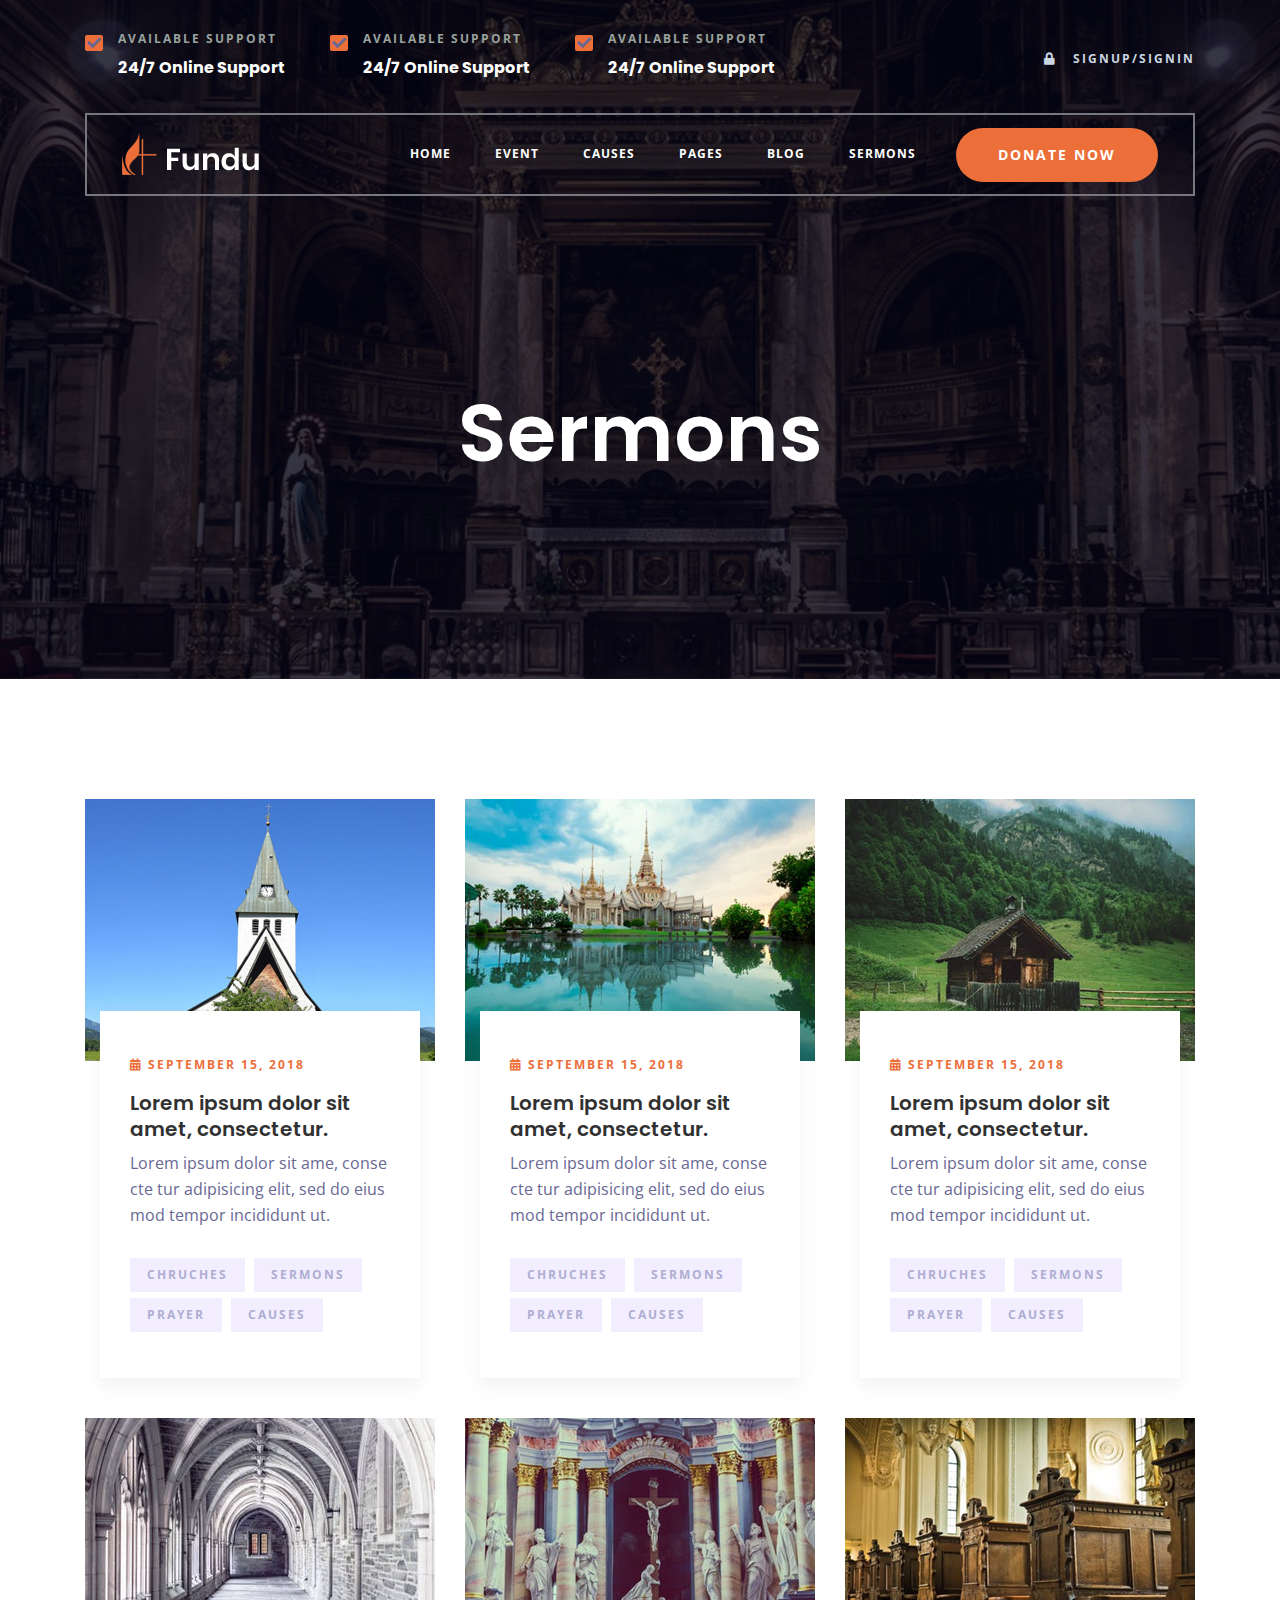
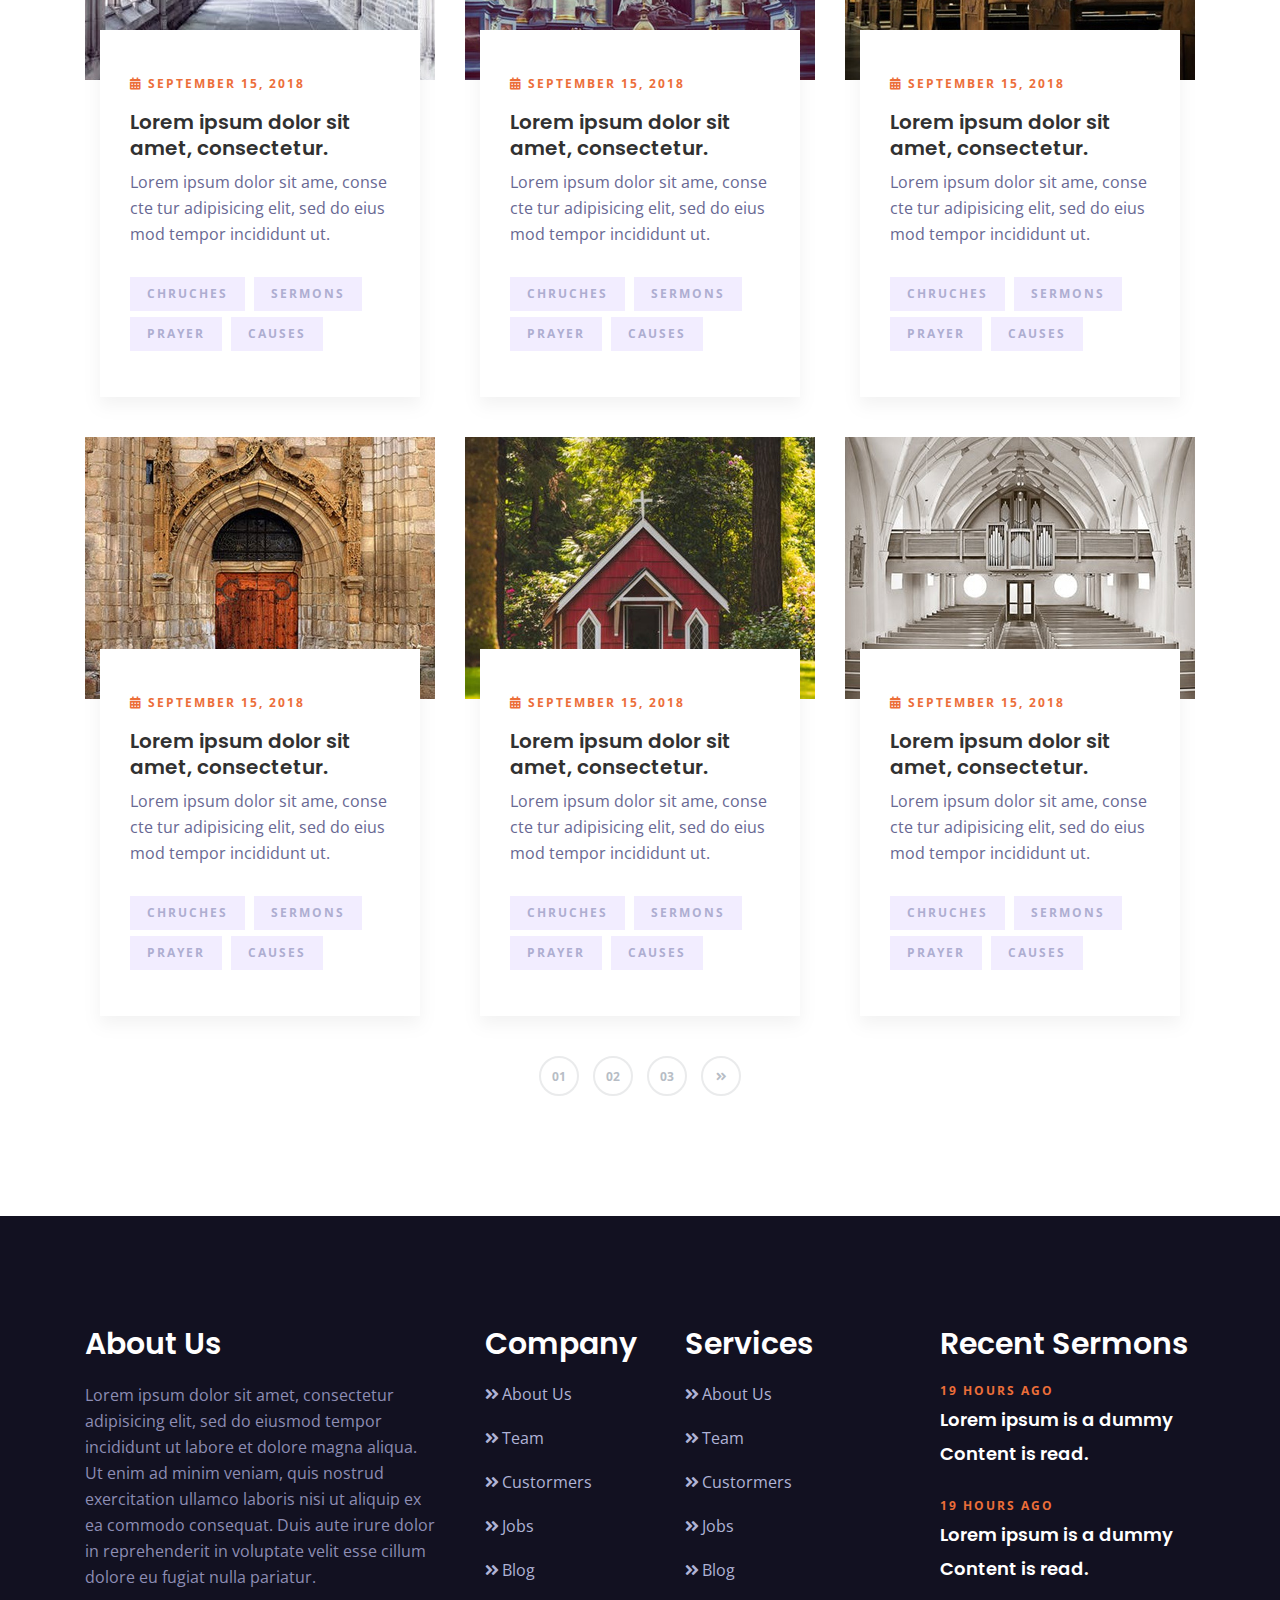
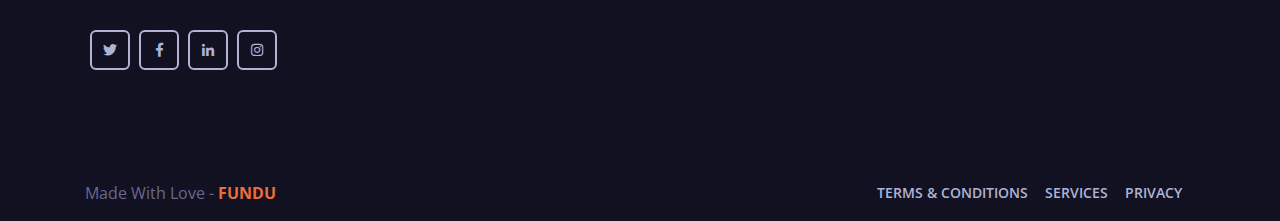
<file: service.html>
<!doctype html>
<html class="no-js" lang="">
    <head>
        <meta charset="utf-8">
        <meta http-equiv="x-ua-compatible" content="ie=edge">
        <title>Fundu | Multipurpose Nonprofit Church HTML Template</title>
        <meta name="description" content="">
        <meta name="viewport" content="width=device-width, initial-scale=1">

        <link rel="manifest" href="site.webmanifest">
		<link rel="shortcut icon" type="image/x-icon" href="images/favicon.png">
        <!-- Place favicon.ico in the root directory -->

		<!-- CSS here -->
        <link rel="stylesheet" href="css/bootstrap.min.css">
        <link rel="stylesheet" href="css/animate.min.css">
        <link rel="stylesheet" href="css/magnific-popup.css">
        <link rel="stylesheet" href="css/fontawesome-all.min.css">
        <link rel="stylesheet" href="css/meanmenu.css">
        <link rel="stylesheet" href="css/slick.css">
        <link rel="stylesheet" href="css/default.css">
        <link rel="stylesheet" href="css/style.css">
        <link rel="stylesheet" href="css/responsive.css">
    </head>
    <body>
    <!-- header-start     -->
    <header class="transparent-header">
        <div class="header-top pt-30 pb-30">
            <div class="container">
                <div class="row align-items-center">
                    <div class="col-xl-9 col-lg-9 col-md-9 d-none d-md-block">
                        <div class="header-info">
                            <ul>
                                <li>
                                    <div class="header-info-icon f-left">
                                        <i class="fa-solid fa-check"></i>
                                    </div>
                                    <div class="header-info-text fix">
                                        <span> Available Support</span>
                                        <h4>24/7 Online Support</h4>
                                    </div>
                                </li>
                                <li>
                                    <div class="header-info-icon f-left">
                                        <i class="fa-solid fa-check"></i>
                                    </div>
                                    <div class="header-info-text fix">
                                        <span> Available Support</span>
                                        <h4>24/7 Online Support</h4>
                                    </div>
                                </li>
                                <li class="header-info-last">
                                    <div class="header-info-icon f-left">
                                        <i class="fa-solid fa-check"></i>
                                    </div>
                                    <div class="header-info-text fix">
                                        <span> Available Support</span>
                                        <h4>24/7 Online Support</h4>
                                    </div>
                                </li>
                            </ul>
                        </div>
                    </div>
                    <div class="col-xl-3 col-lg-3 col-md-3">
                        <div class="user-login text-center text-md-right">
                            <a href="#"><i class="fa-solid fa-lock"></i> signup/signin</a>
                        </div>
                    </div>
                </div>
            </div>
        </div>
        <div class="menu-area">
            <div class="container">
                <div class="menu-box">
                    <div class="row align-items-center">
                        <div class="col-xl-3 col-lg-3 col-md-4">
                            <div class="logo">
                                <a href="index.html"><img src="images/logo/white-logo.png" alt=""></a>
                            </div>
                        </div>
                        <div class="col-xl-9 col-lg-9 col-md-8">
                            <div class="header-btn f-right d-none d-md-block">
                                <a class="f-btn" href="#">donate now</a>
                            </div>
                            <div class="main-menu f-right">
                                <nav id="mobile-menu">
                                    <ul>                                                        
                                        <li><a href="index.html">Home</a>
                                            <ul>
                                                <li><a href="about.html">About</a></li>
                                                <li><a href="service.html">Service</a></li>
                                                <li><a href="pricing.html">Pricing</a></li>
                                                <li><a href="services-sidebar-.html">Services Sidebar-</a></li>
                                            </ul>
                                        </li>
                                        <li><a href="about.html">event</a></li>
                                        <li><a href="pricing.html">causes</a></li>
                                        <li><a href="service.html">Pages</a></li>
                                        <li><a href="services-sidebar-.html">blog</a></li>
                                        <li><a href="index.html">sermons</a></li>
                                    </ul>
                                </nav>
                            </div>
                        </div>
                        <div class="col-12">
                            <div class="mobile-menu"></div>
                        </div>
                    </div>
                </div>
            </div>
        </div>
    </header>
   <!-- header-end     -->
   <!-- page-title-area-start -->
   <div class="page-title-area text-center background-overlay"data-background="images/team/page-title-bg.jpg">
    <div class="container">
        <div class="page-title">
            <h2>Sermons</h2>
        </div>
    </div>
   </div>
      <!-- page-title-area-end -->
      <!-- service-area-start -->
      <div class="services-area pt-120 pb-120">
        <div class="container">
            <div class="row">
                <div class="col-xl-4 col-lg-6 col-md-6">
                    <div class="fundu-services mb-40">
                        <div class="services-img">
                            <img src="images/service/s1.jpg" alt="">
                        </div>
                        <div class="services-content">
                            <div class="sv-meta">
                                <span><i class="fa fa-calendar-alt"></i> September 15, 2018</span>
                            </div>
                            <h2><a href="#">Lorem ipsum dolor sit amet, consectetur.</a></h2>
                            <p>Lorem ipsum dolor sit ame, conse cte tur adipisicing elit, sed do eius mod tempor incididunt ut.</p>
                            <div class="sv-tags">
                                <a href="#">chruches</a>
                                <a href="#">sermons</a>
                                <a href="#">prayer</a>
                                <a href="#">Causes</a>
                            </div>
                        </div>
                    </div>
                </div>
                <div class="col-xl-4 col-lg-6 col-md-6">
                    <div class="fundu-services mb-40">
                        <div class="services-img">
                            <img src="images/service/s2.jpg" alt="">
                        </div>
                        <div class="services-content">
                            <div class="sv-meta">
                                <span><i class="fa fa-calendar-alt"></i> September 15, 2018</span>
                            </div>
                            <h2><a href="#">Lorem ipsum dolor sit amet, consectetur.</a></h2>
                            <p>Lorem ipsum dolor sit ame, conse cte tur adipisicing elit, sed do eius mod tempor incididunt ut.</p>
                            <div class="sv-tags">
                                <a href="#">chruches</a>
                                <a href="#">sermons</a>
                                <a href="#">prayer</a>
                                <a href="#">Causes</a>
                            </div>
                        </div>
                    </div>
                </div>
                <div class="col-xl-4 col-lg-6 col-md-6">
                    <div class="fundu-services mb-40">
                        <div class="services-img">
                            <img src="images/service/s3.jpg" alt="">
                        </div>
                        <div class="services-content">
                            <div class="sv-meta">
                                <span><i class="fa fa-calendar-alt"></i> September 15, 2018</span>
                            </div>
                            <h2><a href="#">Lorem ipsum dolor sit amet, consectetur.</a></h2>
                            <p>Lorem ipsum dolor sit ame, conse cte tur adipisicing elit, sed do eius mod tempor incididunt ut.</p>
                            <div class="sv-tags">
                                <a href="#">chruches</a>
                                <a href="#">sermons</a>
                                <a href="#">prayer</a>
                                <a href="#">Causes</a>
                            </div>
                        </div>
                    </div>
                </div>
                <div class="col-xl-4 col-lg-6 col-md-6">
                    <div class="fundu-services mb-40">
                        <div class="services-img">
                            <img src="images/service/s4.jpg" alt="">
                        </div>
                        <div class="services-content">
                            <div class="sv-meta">
                                <span><i class="fa fa-calendar-alt"></i> September 15, 2018</span>
                            </div>
                            <h2><a href="#">Lorem ipsum dolor sit amet, consectetur.</a></h2>
                            <p>Lorem ipsum dolor sit ame, conse cte tur adipisicing elit, sed do eius mod tempor incididunt ut.</p>
                            <div class="sv-tags">
                                <a href="#">chruches</a>
                                <a href="#">sermons</a>
                                <a href="#">prayer</a>
                                <a href="#">Causes</a>
                            </div>
                        </div>
                    </div>
                </div>
                <div class="col-xl-4 col-lg-6 col-md-6">
                    <div class="fundu-services mb-40">
                        <div class="services-img">
                            <img src="images/service/s5.jpg" alt="">
                        </div>
                        <div class="services-content">
                            <div class="sv-meta">
                                <span><i class="fa fa-calendar-alt"></i> September 15, 2018</span>
                            </div>
                            <h2><a href="#">Lorem ipsum dolor sit amet, consectetur.</a></h2>
                            <p>Lorem ipsum dolor sit ame, conse cte tur adipisicing elit, sed do eius mod tempor incididunt ut.</p>
                            <div class="sv-tags">
                                <a href="#">chruches</a>
                                <a href="#">sermons</a>
                                <a href="#">prayer</a>
                                <a href="#">Causes</a>
                            </div>
                        </div>
                    </div>
                </div>
                <div class="col-xl-4 col-lg-6 col-md-6">
                    <div class="fundu-services mb-40">
                        <div class="services-img">
                            <img src="images/service/s6.jpg" alt="">
                        </div>
                        <div class="services-content">
                            <div class="sv-meta">
                                <span><i class="fa fa-calendar-alt"></i> September 15, 2018</span>
                            </div>
                            <h2><a href="#">Lorem ipsum dolor sit amet, consectetur.</a></h2>
                            <p>Lorem ipsum dolor sit ame, conse cte tur adipisicing elit, sed do eius mod tempor incididunt ut.</p>
                            <div class="sv-tags">
                                <a href="#">chruches</a>
                                <a href="#">sermons</a>
                                <a href="#">prayer</a>
                                <a href="#">Causes</a>
                            </div>
                        </div>
                    </div>
                </div>
                <div class="col-xl-4 col-lg-6 col-md-6">
                    <div class="fundu-services mb-40">
                        <div class="services-img">
                            <img src="images/service/s7.jpg" alt="">
                        </div>
                        <div class="services-content">
                            <div class="sv-meta">
                                <span><i class="fa fa-calendar-alt"></i> September 15, 2018</span>
                            </div>
                            <h2><a href="#">Lorem ipsum dolor sit amet, consectetur.</a></h2>
                            <p>Lorem ipsum dolor sit ame, conse cte tur adipisicing elit, sed do eius mod tempor incididunt ut.</p>
                            <div class="sv-tags">
                                <a href="#">chruches</a>
                                <a href="#">sermons</a>
                                <a href="#">prayer</a>
                                <a href="#">Causes</a>
                            </div>
                        </div>
                    </div>
                </div>
                <div class="col-xl-4 col-lg-6 col-md-6">
                    <div class="fundu-services mb-40">
                        <div class="services-img">
                            <img src="images/service/s8.jpg" alt="">
                        </div>
                        <div class="services-content">
                            <div class="sv-meta">
                                <span><i class="fa fa-calendar-alt"></i> September 15, 2018</span>
                            </div>
                            <h2><a href="#">Lorem ipsum dolor sit amet, consectetur.</a></h2>
                            <p>Lorem ipsum dolor sit ame, conse cte tur adipisicing elit, sed do eius mod tempor incididunt ut.</p>
                            <div class="sv-tags">
                                <a href="#">chruches</a>
                                <a href="#">sermons</a>
                                <a href="#">prayer</a>
                                <a href="#">Causes</a>
                            </div>
                        </div>
                    </div>
                </div>
                <div class="col-xl-4 col-lg-6 col-md-6">
                    <div class="fundu-services mb-40">
                        <div class="services-img">
                            <img src="images/service/s9.jpg" alt="">
                        </div>
                        <div class="services-content">
                            <div class="sv-meta">
                                <span><i class="fa fa-calendar-alt"></i> September 15, 2018</span>
                            </div>
                            <h2><a href="#">Lorem ipsum dolor sit amet, consectetur.</a></h2>
                            <p>Lorem ipsum dolor sit ame, conse cte tur adipisicing elit, sed do eius mod tempor incididunt ut.</p>
                            <div class="sv-tags">
                                <a href="#">chruches</a>
                                <a href="#">sermons</a>
                                <a href="#">prayer</a>
                                <a href="#">Causes</a>
                            </div>
                        </div>
                    </div>
                </div>
            </div>
            <div class="row text-center">
                <div class="col-12">
                    <div class="fundu-pagination">
                        <a href="#">01</a>
                        <a href="#">02</a>
                        <a href="#">03</a>
                        <a href="#"><i class="fa fa-angle-double-right"></i></a>
                    </div>
                </div>
            </div>
        </div>
      </div>
      <!-- service-area-end -->

      <footer class=" black-bg">
        <!-- footer-area-start -->
        <div class="footer-area pt-110 pb-60">
            <div class="container">
                <div class="row">
                    <div class="col-xl-4 col-lg-7 col-md-7">
                        <div class="footer-widget mb-50">
                            <h2 class="footer-widget-title">About Us</h2>
                            <p class="mb-40">Lorem ipsum dolor sit amet, consectetur adipisicing elit, sed do eiusmod tempor incididunt ut labore et dolore magna aliqua. Ut enim ad minim veniam, quis nostrud exercitation ullamco laboris nisi ut aliquip ex ea commodo consequat. Duis aute irure dolor in reprehenderit in voluptate velit esse cillum dolore eu fugiat nulla pariatur.</p>
                            <div class="footer-social-link">
                                <a href="#"><i class="fab fa-twitter"></i></a>
                                <a href="#"><i class="fab fa-facebook-f"></i></a>
                                <a href="#"><i class="fab fa-linkedin-in"></i></a>
                                <a href="#"><i class="fab fa-instagram"></i></a>
                            </div>
                        </div>
                    </div>
                    <div class="col-xl-2 col-lg-5 col-md-5">
                        <div class="footer-widget mb-50 pl-20">
                            <h2 class="footer-widget-title">Company</h2>
                            <ul>
                                <li><a href="#">About Us</a></li>
                                <li><a href="#">Team</a></li>
                                <li><a href="#">Custormers</a></li>
                                <li><a href="#">Jobs</a></li>
                                <li><a href="#">Blog</a></li>
                            </ul>
                        </div>
                    </div>
                    <div class="col-xl-3 col-lg-5 col-md-5">
                        <div class="footer-widget mb-50 pl-30">
                            <h2 class="footer-widget-title">Services</h2>
                            <ul>
                                <li><a href="#">About Us</a></li>
                                <li><a href="#">Team</a></li>
                                <li><a href="#">Custormers</a></li>
                                <li><a href="#">Jobs</a></li>
                                <li><a href="#">Blog</a></li>
                            </ul>
                        </div>
                    </div>
                    <div class="col-xl-3 col-lg-7 col-md-7">
                        <div class="footer-widget mb-50">
                            <h2 class="footer-widget-title">Recent Sermons</h2>
                            <div class="footer-post">
                                <div class="footer-post-list">
                                    <span>19 Hours Ago</span>
                                    <h3><a href="">Lorem ipsum is a dummy Content is read.</a></h3>
                                </div>
                                <div class="footer-post-list">
                                    <span>19 Hours Ago</span>
                                    <h3><a href="">Lorem ipsum is a dummy Content is read.</a></h3>
                                </div>
                            </div>
                        </div>
                    </div>
                </div>
            </div>
        </div>
        <!-- footer-area-end -->
        <!-- copy-right-area-start -->
        <div class="copy-right-area">
            <div class="container">
                <div class="row">
                    <div class="col-xl-6 col-lg-6 col-md-6">
                        <div class="copy-text text-center text-md-left">
                            <p>Made With Love - <a href="#">fundu</a></p>
                        </div>
                    </div>
                    <div class="col-xl-6 col-lg-6 col-md-6">
                        <div class="back-to-top  text-center text-md-right">
                            <a href="#">Terms &amp; Conditions</a>
                            <a href="#">Services</a>
                            <a href="#">Privacy</a>
                        </div>
                    </div>
                </div>
            </div>
        </div>
        <!-- copy-right-area-end -->
    </footer>
  

        


        
        
		<!-- JS here -->
        <script src="js/vendor/modernizr-3.5.0.min.js"></script>
        <script src="js/vendor/jquery-1.12.4.min.js"></script>
        <script src="js/popper.min.js"></script>
        <script src="js/bootstrap.min.js"></script>
        <script src="js/isotope.pkgd.min.js"></script>
        <script src="js/one-page-nav-min.js"></script>
        <script src="js/slick.min.js"></script>
        <script src="js/jquery.meanmenu.min.js"></script>
        <script src="js/wow.min.js"></script>
        <script src="js/imagesloaded.pkgd.min.js"></script>
        <script src="js/jquery.magnific-popup.min.js"></script>
        <script src="js/main.js"></script>
    </body>
    </html>
</file>
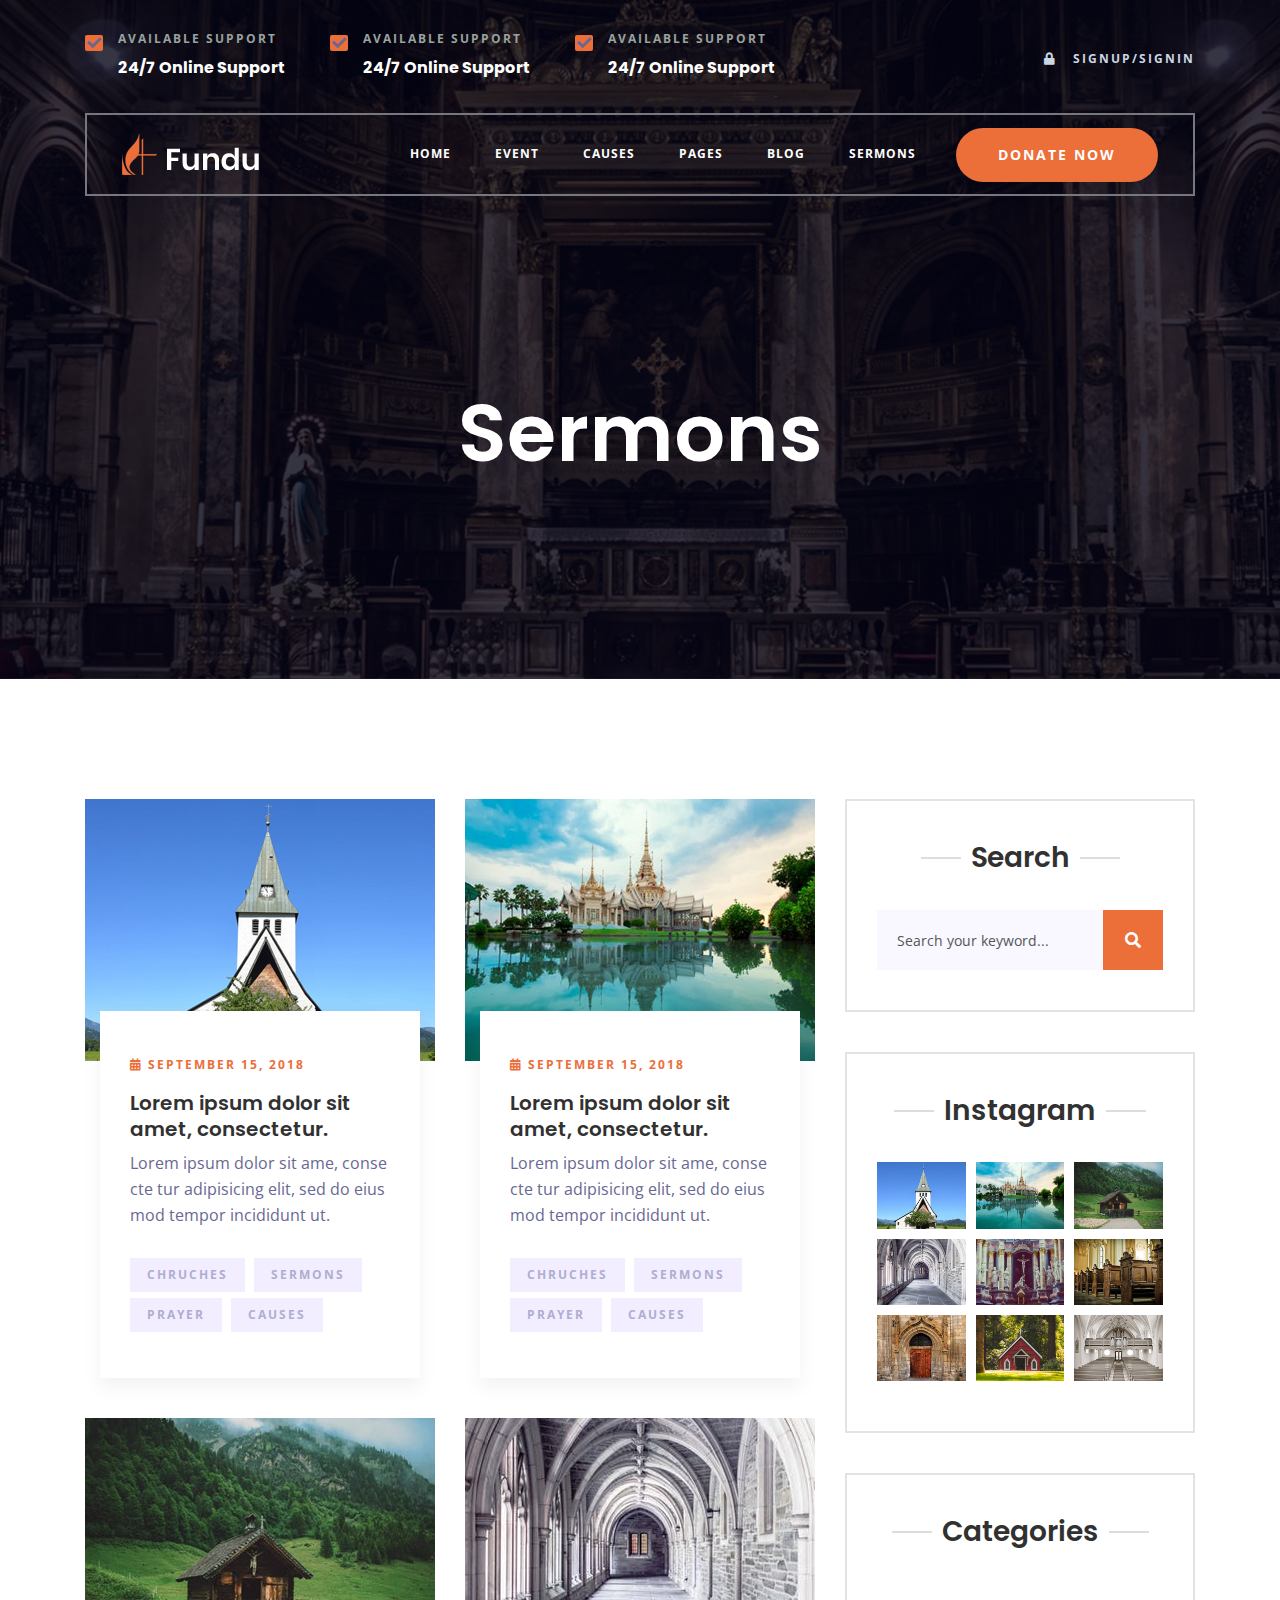
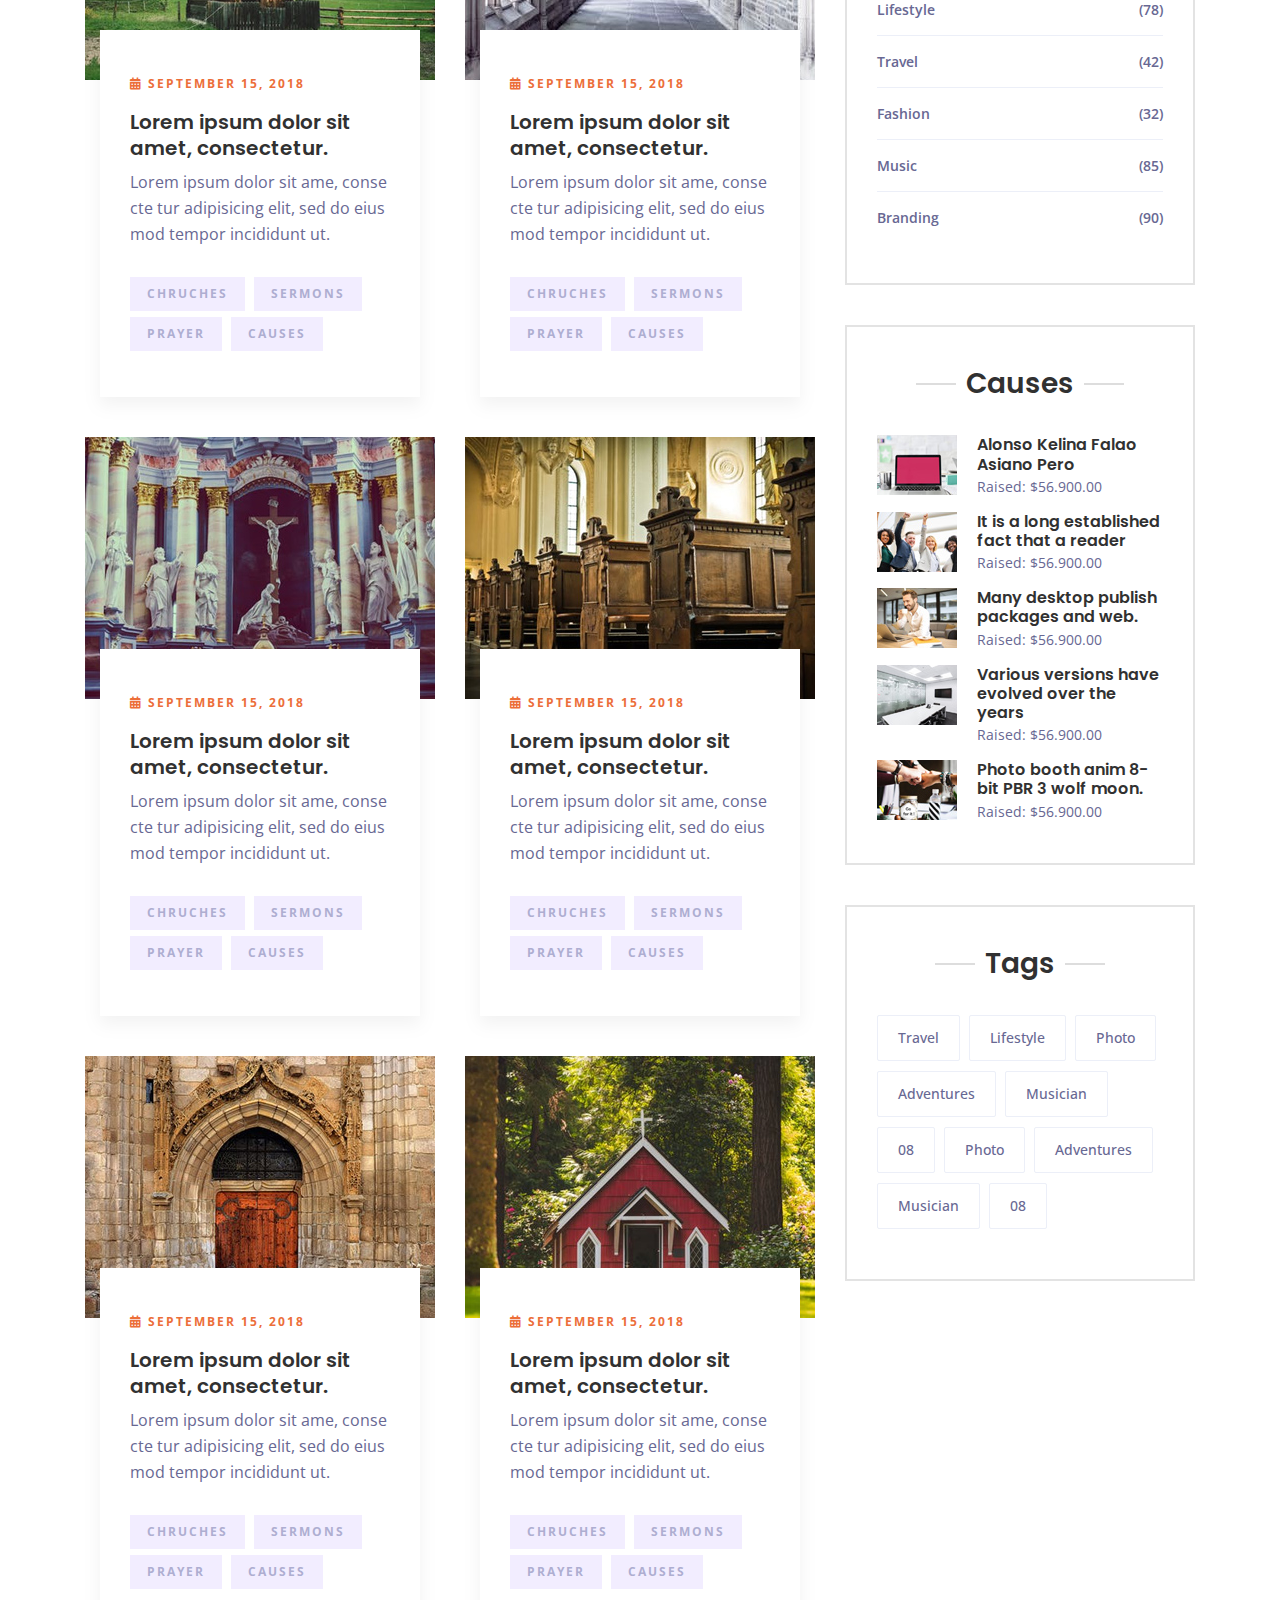
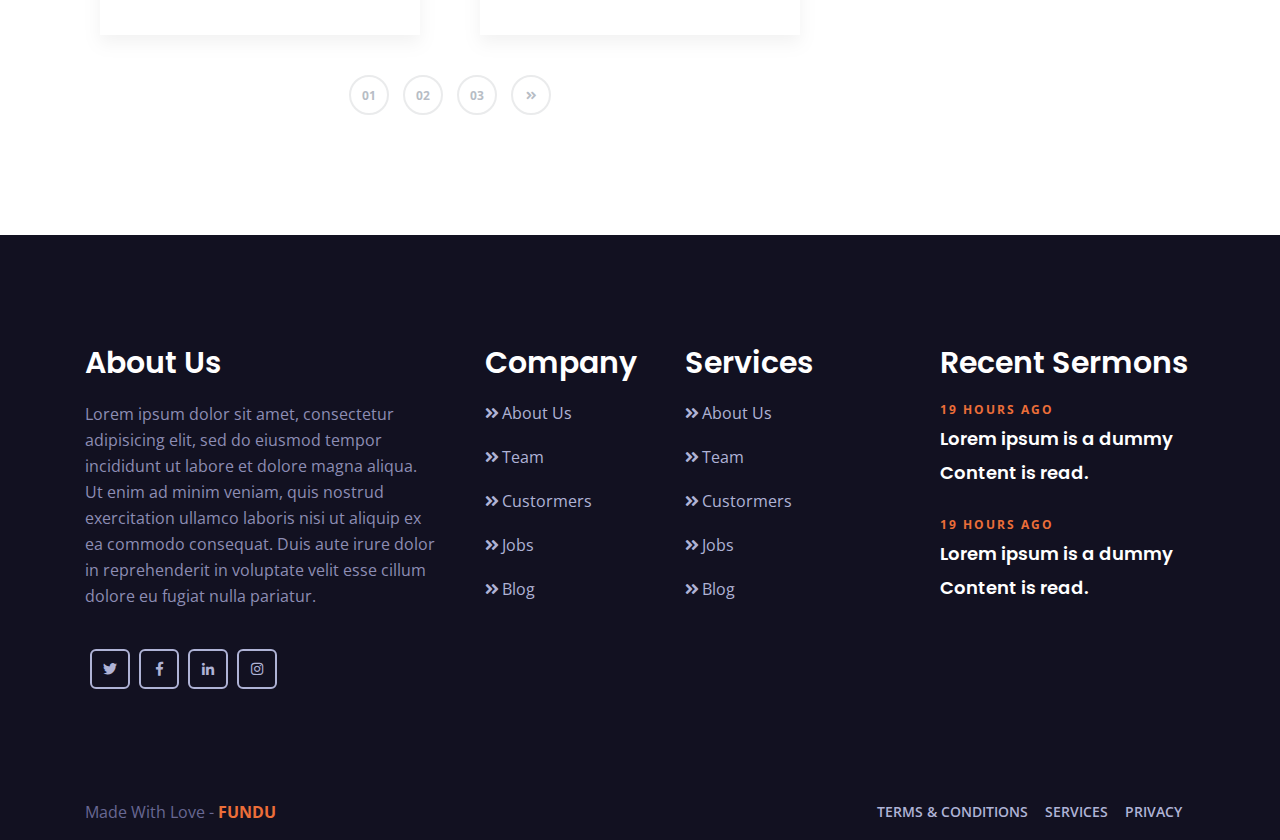
<file: services-sidebar-.html>
<!doctype html>
<html class="no-js" lang="">
    <head>
        <meta charset="utf-8">
        <meta http-equiv="x-ua-compatible" content="ie=edge">
        <title>Fundu | Multipurpose Nonprofit Church HTML Template</title>
        <meta name="description" content="">
        <meta name="viewport" content="width=device-width, initial-scale=1">

        <link rel="manifest" href="site.webmanifest">
		<link rel="shortcut icon" type="image/x-icon" href="images/favicon.png">
        <!-- Place favicon.ico in the root directory -->

		<!-- CSS here -->
        <link rel="stylesheet" href="css/bootstrap.min.css">
        <link rel="stylesheet" href="css/animate.min.css">
        <link rel="stylesheet" href="css/magnific-popup.css">
        <link rel="stylesheet" href="css/fontawesome-all.min.css">
        <link rel="stylesheet" href="css/meanmenu.css">
        <link rel="stylesheet" href="css/slick.css">
        <link rel="stylesheet" href="css/default.css">
        <link rel="stylesheet" href="css/style.css">
        <link rel="stylesheet" href="css/responsive.css">
    </head>
    <body>
    <!-- header-start     -->
    <header class="transparent-header">
        <div class="header-top pt-30 pb-30">
            <div class="container">
                <div class="row align-items-center">
                    <div class="col-xl-9 col-lg-9 col-md-9 d-none d-md-block">
                        <div class="header-info">
                            <ul>
                                <li>
                                    <div class="header-info-icon f-left">
                                        <i class="fa-solid fa-check"></i>
                                    </div>
                                    <div class="header-info-text fix">
                                        <span> Available Support</span>
                                        <h4>24/7 Online Support</h4>
                                    </div>
                                </li>
                                <li>
                                    <div class="header-info-icon f-left">
                                        <i class="fa-solid fa-check"></i>
                                    </div>
                                    <div class="header-info-text fix">
                                        <span> Available Support</span>
                                        <h4>24/7 Online Support</h4>
                                    </div>
                                </li>
                                <li class="header-info-last">
                                    <div class="header-info-icon f-left">
                                        <i class="fa-solid fa-check"></i>
                                    </div>
                                    <div class="header-info-text fix">
                                        <span> Available Support</span>
                                        <h4>24/7 Online Support</h4>
                                    </div>
                                </li>
                            </ul>
                        </div>
                    </div>
                    <div class="col-xl-3 col-lg-3 col-md-3">
                        <div class="user-login text-center text-md-right">
                            <a href="#"><i class="fa-solid fa-lock"></i> signup/signin</a>
                        </div>
                    </div>
                </div>
            </div>
        </div>
        <div class="menu-area">
            <div class="container">
                <div class="menu-box">
                    <div class="row align-items-center">
                        <div class="col-xl-3 col-lg-3 col-md-4">
                            <div class="logo">
                                <a href="index.html"><img src="images/logo/white-logo.png" alt=""></a>
                            </div>
                        </div>
                        <div class="col-xl-9 col-lg-9 col-md-8">
                            <div class="header-btn f-right d-none d-md-block">
                                <a class="f-btn" href="#">donate now</a>
                            </div>
                            <div class="main-menu f-right">
                                <nav id="mobile-menu">
                                    <ul>                                                        
                                        <li><a href="index.html">Home</a>
                                            <ul>
                                                <li><a href="about.html">About</a></li>
                                                <li><a href="service.html">Service</a></li>
                                                <li><a href="pricing.html">Pricing</a></li>
                                                <li><a href="services-sidebar-.html">Services Sidebar-</a></li>
                                            </ul>
                                        </li>
                                        <li><a href="about.html">event</a></li>
                                        <li><a href="pricing.html">causes</a></li>
                                        <li><a href="service.html">Pages</a></li>
                                        <li><a href="services-sidebar-.html">blog</a></li>
                                        <li><a href="index.html">sermons</a></li>
                                    </ul>
                                </nav>
                            </div>
                        </div>
                        <div class="col-12">
                            <div class="mobile-menu"></div>
                        </div>
                    </div>
                </div>
            </div>
        </div>
    </header>
   <!-- header-end     -->
   <!-- page-title-area-start -->
   <div class="page-title-area text-center background-overlay"data-background="images/team/page-title-bg.jpg">
    <div class="container">
        <div class="page-title">
            <h2>Sermons</h2>
        </div>
    </div>
   </div>
      <!-- page-title-area-end -->
      <!-- service-area-start -->
      <div class="services-area pt-120 pb-120">
        <div class="container">
            <div class="row">
                <div class="col-xl-8">
                    <div class="row">
                        <div class="col-lg-6 col-md-6">
                            <div class="fundu-services mb-40">
                                <div class="services-img">
                                    <img src="images/service/s1.jpg" alt="">
                                </div>
                                <div class="services-content">
                                    <div class="sv-meta">
                                        <span><i class="fa fa-calendar-alt"></i> September 15, 2018</span>
                                    </div>
                                    <h2><a href="#">Lorem ipsum dolor sit amet, consectetur.</a></h2>
                                    <p>Lorem ipsum dolor sit ame, conse cte tur adipisicing elit, sed do eius mod tempor incididunt ut.</p>
                                    <div class="sv-tags">
                                        <a href="#">chruches</a>
                                        <a href="#">sermons</a>
                                        <a href="#">prayer</a>
                                        <a href="#">Causes</a>
                                    </div>
                                </div>
                            </div>
                        </div>
                        <div class="col-lg-6 col-md-6">
                            <div class="fundu-services mb-40">
                                <div class="services-img">
                                    <img src="images/service/s2.jpg" alt="">
                                </div>
                                <div class="services-content">
                                    <div class="sv-meta">
                                        <span><i class="fa fa-calendar-alt"></i> September 15, 2018</span>
                                    </div>
                                    <h2><a href="#">Lorem ipsum dolor sit amet, consectetur.</a></h2>
                                    <p>Lorem ipsum dolor sit ame, conse cte tur adipisicing elit, sed do eius mod tempor incididunt ut.</p>
                                    <div class="sv-tags">
                                        <a href="#">chruches</a>
                                        <a href="#">sermons</a>
                                        <a href="#">prayer</a>
                                        <a href="#">Causes</a>
                                    </div>
                                </div>
                            </div>
                        </div>
                        <div class="col-lg-6 col-md-6">
                            <div class="fundu-services mb-40">
                                <div class="services-img">
                                    <img src="images/service/s3.jpg" alt="">
                                </div>
                                <div class="services-content">
                                    <div class="sv-meta">
                                        <span><i class="fa fa-calendar-alt"></i> September 15, 2018</span>
                                    </div>
                                    <h2><a href="#">Lorem ipsum dolor sit amet, consectetur.</a></h2>
                                    <p>Lorem ipsum dolor sit ame, conse cte tur adipisicing elit, sed do eius mod tempor incididunt ut.</p>
                                    <div class="sv-tags">
                                        <a href="#">chruches</a>
                                        <a href="#">sermons</a>
                                        <a href="#">prayer</a>
                                        <a href="#">Causes</a>
                                    </div>
                                </div>
                            </div>
                        </div>
                        <div class="col-lg-6 col-md-6">
                            <div class="fundu-services mb-40">
                                <div class="services-img">
                                    <img src="images/service/s4.jpg" alt="">
                                </div>
                                <div class="services-content">
                                    <div class="sv-meta">
                                        <span><i class="fa fa-calendar-alt"></i> September 15, 2018</span>
                                    </div>
                                    <h2><a href="#">Lorem ipsum dolor sit amet, consectetur.</a></h2>
                                    <p>Lorem ipsum dolor sit ame, conse cte tur adipisicing elit, sed do eius mod tempor incididunt ut.</p>
                                    <div class="sv-tags">
                                        <a href="#">chruches</a>
                                        <a href="#">sermons</a>
                                        <a href="#">prayer</a>
                                        <a href="#">Causes</a>
                                    </div>
                                </div>
                            </div>
                        </div>
                        <div class="col-lg-6 col-md-6">
                            <div class="fundu-services mb-40">
                                <div class="services-img">
                                    <img src="images/service/s5.jpg" alt="">
                                </div>
                                <div class="services-content">
                                    <div class="sv-meta">
                                        <span><i class="fa fa-calendar-alt"></i> September 15, 2018</span>
                                    </div>
                                    <h2><a href="#">Lorem ipsum dolor sit amet, consectetur.</a></h2>
                                    <p>Lorem ipsum dolor sit ame, conse cte tur adipisicing elit, sed do eius mod tempor incididunt ut.</p>
                                    <div class="sv-tags">
                                        <a href="#">chruches</a>
                                        <a href="#">sermons</a>
                                        <a href="#">prayer</a>
                                        <a href="#">Causes</a>
                                    </div>
                                </div>
                            </div>
                        </div>
                        <div class="col-lg-6 col-md-6">
                            <div class="fundu-services mb-40">
                                <div class="services-img">
                                    <img src="images/service/s6.jpg" alt="">
                                </div>
                                <div class="services-content">
                                    <div class="sv-meta">
                                        <span><i class="fa fa-calendar-alt"></i> September 15, 2018</span>
                                    </div>
                                    <h2><a href="#">Lorem ipsum dolor sit amet, consectetur.</a></h2>
                                    <p>Lorem ipsum dolor sit ame, conse cte tur adipisicing elit, sed do eius mod tempor incididunt ut.</p>
                                    <div class="sv-tags">
                                        <a href="#">chruches</a>
                                        <a href="#">sermons</a>
                                        <a href="#">prayer</a>
                                        <a href="#">Causes</a>
                                    </div>
                                </div>
                            </div>
                        </div>
                        <div class="col-lg-6 col-md-6">
                            <div class="fundu-services mb-40">
                                <div class="services-img">
                                    <img src="images/service/s7.jpg" alt="">
                                </div>
                                <div class="services-content">
                                    <div class="sv-meta">
                                        <span><i class="fa fa-calendar-alt"></i> September 15, 2018</span>
                                    </div>
                                    <h2><a href="#">Lorem ipsum dolor sit amet, consectetur.</a></h2>
                                    <p>Lorem ipsum dolor sit ame, conse cte tur adipisicing elit, sed do eius mod tempor incididunt ut.</p>
                                    <div class="sv-tags">
                                        <a href="#">chruches</a>
                                        <a href="#">sermons</a>
                                        <a href="#">prayer</a>
                                        <a href="#">Causes</a>
                                    </div>
                                </div>
                            </div>
                        </div>
                        <div class="col-lg-6 col-md-6">
                            <div class="fundu-services mb-40">
                                <div class="services-img">
                                    <img src="images/service/s8.jpg" alt="">
                                </div>
                                <div class="services-content">
                                    <div class="sv-meta">
                                        <span><i class="fa fa-calendar-alt"></i> September 15, 2018</span>
                                    </div>
                                    <h2><a href="#">Lorem ipsum dolor sit amet, consectetur.</a></h2>
                                    <p>Lorem ipsum dolor sit ame, conse cte tur adipisicing elit, sed do eius mod tempor incididunt ut.</p>
                                    <div class="sv-tags">
                                        <a href="#">chruches</a>
                                        <a href="#">sermons</a>
                                        <a href="#">prayer</a>
                                        <a href="#">Causes</a>
                                    </div>
                                </div>
                            </div>
                        </div>
                    </div>
                    <div class="row text-center">
                        <div class="col-12">
                            <div class="fundu-pagination">
                                <a href="#">01</a>
                                <a href="#">02</a>
                                <a href="#">03</a>
                                <a href="#"><i class="fa fa-angle-double-right"></i></a>
                            </div>
                        </div>
                    </div>
                </div>
                <div class="col-xl-4">
                    <div class="widget mb-40">
                        <div class="widget-title text-center mb-35">
                            <h2>Search</h2>
                        </div>
                        <div class="widget-form">
                            <form action="index.html">
                                <input type="text" placeholder="Search your keyword...">
                                <button><i class="fa fa-search"></i></button>
                            </form>
                        </div>
                    </div>
                    <div class="widget mb-40">
                        <div class="widget-title text-center mb-35">
                            <h2>Instagram</h2>
                        </div>
                        <div class="gallery-photo fix">
                            <a class="popup-image" href="images/service/s1.jpg"><img src="images/service/s1.jpg" alt=""></a>
                            <a class="popup-image"href="images/service/s2.jpg"><img src="images/service/s2.jpg" alt=""></a>
                            <a class="popup-image"href="images/service/s3.jpg"><img src="images/service/s3.jpg" alt=""></a>
                            <a class="popup-image"href="images/service/s4.jpg"><img src="images/service/s4.jpg" alt=""></a>
                            <a class="popup-image"href="images/service/s5.jpg"><img src="images/service/s5.jpg" alt=""></a>
                            <a class="popup-image"href="images/service/s6.jpg"><img src="images/service/s6.jpg" alt=""></a>
                            <a class="popup-image"href="images/service/s7.jpg"><img src="images/service/s7.jpg" alt=""></a>
                            <a class="popup-image"href="images/service/s8.jpg"><img src="images/service/s8.jpg" alt=""></a>
                            <a class="popup-image"href="images/service/s9.jpg"><img src="images/service/s9.jpg" alt=""></a>
                        </div>
                    </div>
                    <div class="widget mb-40">
                        <div class="widget-title text-center mb-35">
                            <h2>Categories</h2>
                        </div>
                        <ul class="widget-category">
                            <li><a href="#">Lifestyle<span>(78)</span></a></li>
                            <li><a href="#">Travel<span>(42)</span></a></li>
                            <li><a href="#">Fashion <span>(32)</span></a></li>
                            <li><a href="#">Music <span>(85)</span></a></li>
                            <li><a href="#">Branding <span>(90)</span></a></li>
                        </ul>
                    </div>
                    <div class="widget mb-40">
                        <div class="widget-title text-center mb-35">
                            <h2>Causes</h2>
                        </div>
                        <ul class="widget-causes">
                            <li>
                                <div class="widget-causes-img">
                                    <img src="images/team/sm-p1.jpg" alt="">
                                </div>
                                <div class="widget-causes-post">
                                    <h4><a href="#">Alonso Kelina Falao Asiano Pero</a></h4>
                                    <span class="widget-causes-meta">Raised: $56.900.00</span>
                                </div>
                            </li>
                            <li>
                                <div class="widget-causes-img">
                                    <img src="images/team/sm-p2.jpg" alt="">
                                </div>
                                <div class="widget-causes-post">
                                    <h4><a href="#">It is a long established fact that a reader</a></h4>
                                    <span class="widget-causes-meta">Raised: $56.900.00</span>
                                </div>
                            </li>
                            <li>
                                <div class="widget-causes-img">
                                    <img src="images/team/sm-p3.jpg" alt="">
                                </div>
                                <div class="widget-causes-post">
                                    <h4><a href="#">Many desktop publish packages and web.</a></h4>
                                    <span class="widget-causes-meta">Raised: $56.900.00</span>
                                </div>
                            </li>
                            <li>
                                <div class="widget-causes-img">
                                    <img src="images/team/sm-p4.jpg" alt="">
                                </div>
                                <div class="widget-causes-post">
                                    <h4><a href="#">Various versions have evolved over the years</a></h4>
                                    <span class="widget-causes-meta">Raised: $56.900.00</span>
                                </div>
                            </li>
                            <li>
                                <div class="widget-causes-img">
                                    <img src="images/team/sm-p5.jpg" alt="">
                                </div>
                                <div class="widget-causes-post">
                                    <h4><a href="#">Photo booth anim 8-bit PBR 3 wolf moon.</a></h4>
                                    <span class="widget-causes-meta">Raised: $56.900.00</span>
                                </div>
                            </li>
                        </ul>
                    </div>
                    <div class="widget mb-40">
                        <div class="widget-title text-center mb-35">
                            <h2>Tags</h2>
                        </div>
                        <div class="tag-items">
                            <a href="#">Travel</a>
                            <a href="#">Lifestyle</a>
                            <a href="#">Photo</a>
                            <a href="#">Adventures</a>
                            <a href="#">Musician</a>
                            <a href="#">08</a>
                            <a href="#">Photo</a>
                            <a href="#">Adventures</a>
                            <a href="#">Musician</a>
                            <a href="#">08</a>
                        </div>
                    </div>
                </div>
            </div>

        </div>
      </div>
      <!-- service-area-end -->

      <footer class=" black-bg">
        <!-- footer-area-start -->
        <div class="footer-area pt-110 pb-60">
            <div class="container">
                <div class="row">
                    <div class="col-xl-4 col-lg-7 col-md-7">
                        <div class="footer-widget mb-50">
                            <h2 class="footer-widget-title">About Us</h2>
                            <p class="mb-40">Lorem ipsum dolor sit amet, consectetur adipisicing elit, sed do eiusmod tempor incididunt ut labore et dolore magna aliqua. Ut enim ad minim veniam, quis nostrud exercitation ullamco laboris nisi ut aliquip ex ea commodo consequat. Duis aute irure dolor in reprehenderit in voluptate velit esse cillum dolore eu fugiat nulla pariatur.</p>
                            <div class="footer-social-link">
                                <a href="#"><i class="fab fa-twitter"></i></a>
                                <a href="#"><i class="fab fa-facebook-f"></i></a>
                                <a href="#"><i class="fab fa-linkedin-in"></i></a>
                                <a href="#"><i class="fab fa-instagram"></i></a>
                            </div>
                        </div>
                    </div>
                    <div class="col-xl-2 col-lg-5 col-md-5">
                        <div class="footer-widget mb-50 pl-20">
                            <h2 class="footer-widget-title">Company</h2>
                            <ul>
                                <li><a href="#">About Us</a></li>
                                <li><a href="#">Team</a></li>
                                <li><a href="#">Custormers</a></li>
                                <li><a href="#">Jobs</a></li>
                                <li><a href="#">Blog</a></li>
                            </ul>
                        </div>
                    </div>
                    <div class="col-xl-3 col-lg-5 col-md-5">
                        <div class="footer-widget mb-50 pl-30">
                            <h2 class="footer-widget-title">Services</h2>
                            <ul>
                                <li><a href="#">About Us</a></li>
                                <li><a href="#">Team</a></li>
                                <li><a href="#">Custormers</a></li>
                                <li><a href="#">Jobs</a></li>
                                <li><a href="#">Blog</a></li>
                            </ul>
                        </div>
                    </div>
                    <div class="col-xl-3 col-lg-7 col-md-7">
                        <div class="footer-widget mb-50">
                            <h2 class="footer-widget-title">Recent Sermons</h2>
                            <div class="footer-post">
                                <div class="footer-post-list">
                                    <span>19 Hours Ago</span>
                                    <h3><a href="">Lorem ipsum is a dummy Content is read.</a></h3>
                                </div>
                                <div class="footer-post-list">
                                    <span>19 Hours Ago</span>
                                    <h3><a href="">Lorem ipsum is a dummy Content is read.</a></h3>
                                </div>
                            </div>
                        </div>
                    </div>
                </div>
            </div>
        </div>
        <!-- footer-area-end -->
        <!-- copy-right-area-start -->
        <div class="copy-right-area">
            <div class="container">
                <div class="row">
                    <div class="col-xl-6 col-lg-6 col-md-6">
                        <div class="copy-text text-center text-md-left">
                            <p>Made With Love - <a href="#">fundu</a></p>
                        </div>
                    </div>
                    <div class="col-xl-6 col-lg-6 col-md-6">
                        <div class="back-to-top  text-center text-md-right">
                            <a href="#">Terms &amp; Conditions</a>
                            <a href="#">Services</a>
                            <a href="#">Privacy</a>
                        </div>
                    </div>
                </div>
            </div>
        </div>
        <!-- copy-right-area-end -->
    </footer>
  

        


        
        
		<!-- JS here -->
        <script src="js/vendor/modernizr-3.5.0.min.js"></script>
        <script src="js/vendor/jquery-1.12.4.min.js"></script>
        <script src="js/popper.min.js"></script>
        <script src="js/bootstrap.min.js"></script>
        <script src="js/isotope.pkgd.min.js"></script>
        <script src="js/one-page-nav-min.js"></script>
        <script src="js/slick.min.js"></script>
        <script src="js/jquery.meanmenu.min.js"></script>
        <script src="js/wow.min.js"></script>
        <script src="js/imagesloaded.pkgd.min.js"></script>
        <script src="js/jquery.magnific-popup.min.js"></script>
        <script src="js/main.js"></script>
    </body>
    </html>
</file>
<file: css/default.css>
/* Deafult Margin & Padding */
/*-- Margin Top --*/
.mt-5 {
	margin-top: 5px;
}
.mt-10 {
	margin-top: 10px;
}
.mt-15 {
	margin-top: 15px;
}
.mt-20 {
	margin-top: 20px;
}
.mt-25 {
	margin-top: 25px;
}
.mt-30 {
	margin-top: 30px;
}
.mt-35 {
	margin-top: 35px;
}
.mt-40 {
	margin-top: 40px;
}
.mt-45 {
	margin-top: 45px;
}
.mt-50 {
	margin-top: 50px;
}
.mt-55 {
	margin-top: 55px;
}
.mt-60 {
	margin-top: 60px;
}
.mt-65 {
	margin-top: 65px;
}
.mt-70 {
	margin-top: 70px;
}
.mt-75 {
	margin-top: 75px;
}
.mt-80 {
	margin-top: 80px;
}
.mt-85 {
	margin-top: 85px;
}
.mt-90 {
	margin-top: 90px;
}
.mt-95 {
	margin-top: 95px;
}
.mt-100 {
	margin-top: 100px;
}
.mt-105 {
	margin-top: 105px;
}
.mt-110 {
	margin-top: 110px;
}
.mt-115 {
	margin-top: 115px;
}
.mt-120 {
	margin-top: 120px;
}
.mt-125 {
	margin-top: 125px;
}
.mt-130 {
	margin-top: 130px;
}
.mt-135 {
	margin-top: 135px;
}
.mt-140 {
	margin-top: 140px;
}
.mt-145 {
	margin-top: 145px;
}
.mt-150 {
	margin-top: 150px;
}
.mt-155 {
	margin-top: 155px;
}
.mt-160 {
	margin-top: 160px;
}
.mt-165 {
	margin-top: 165px;
}
.mt-170 {
	margin-top: 170px;
}
.mt-175 {
	margin-top: 175px;
}
.mt-180 {
	margin-top: 180px;
}
.mt-185 {
	margin-top: 185px;
}
.mt-190 {
	margin-top: 190px;
}
.mt-195 {
	margin-top: 195px;
}
.mt-200 {
	margin-top: 200px;
}
/*-- Margin Bottom --*/

.mb-5 {
	margin-bottom: 5px;
}
.mb-10 {
	margin-bottom: 10px;
}
.mb-15 {
	margin-bottom: 15px;
}
.mb-20 {
	margin-bottom: 20px;
}
.mb-25 {
	margin-bottom: 25px;
}
.mb-30 {
	margin-bottom: 30px;
}
.mb-35 {
	margin-bottom: 35px;
}
.mb-40 {
	margin-bottom: 40px;
}
.mb-45 {
	margin-bottom: 45px;
}
.mb-50 {
	margin-bottom: 50px;
}
.mb-55 {
	margin-bottom: 55px;
}
.mb-60 {
	margin-bottom: 60px;
}
.mb-65 {
	margin-bottom: 65px;
}
.mb-70 {
	margin-bottom: 70px;
}
.mb-75 {
	margin-bottom: 75px;
}
.mb-80 {
	margin-bottom: 80px;
}
.mb-85 {
	margin-bottom: 85px;
}
.mb-90 {
	margin-bottom: 90px;
}
.mb-95 {
	margin-bottom: 95px;
}
.mb-100 {
	margin-bottom: 100px;
}
.mb-105 {
	margin-bottom: 105px;
}
.mb-110 {
	margin-bottom: 110px;
}
.mb-115 {
	margin-bottom: 115px;
}
.mb-120 {
	margin-bottom: 120px;
}
.mb-125 {
	margin-bottom: 125px;
}
.mb-130 {
	margin-bottom: 130px;
}
.mb-135 {
	margin-bottom: 135px;
}
.mb-140 {
	margin-bottom: 140px;
}
.mb-145 {
	margin-bottom: 145px;
}
.mb-150 {
	margin-bottom: 150px;
}
.mb-155 {
	margin-bottom: 155px;
}
.mb-160 {
	margin-bottom: 160px;
}
.mb-165 {
	margin-bottom: 165px;
}
.mb-170 {
	margin-bottom: 170px;
}
.mb-175 {
	margin-bottom: 175px;
}
.mb-180 {
	margin-bottom: 180px;
}
.mb-185 {
	margin-bottom: 185px;
}
.mb-190 {
	margin-bottom: 190px;
}
.mb-195 {
	margin-bottom: 195px;
}
.mb-200 {
	margin-bottom: 200px;
}
/*-- Padding Top --*/

.pt-5 {
	padding-top: 5px;
}
.pt-10 {
	padding-top: 10px;
}
.pt-15 {
	padding-top: 15px;
}
.pt-20 {
	padding-top: 20px;
}
.pt-25 {
	padding-top: 25px;
}
.pt-30 {
	padding-top: 30px;
}
.pt-35 {
	padding-top: 35px;
}
.pt-40 {
	padding-top: 40px;
}
.pt-45 {
	padding-top: 45px;
}
.pt-50 {
	padding-top: 50px;
}
.pt-55 {
	padding-top: 55px;
}
.pt-60 {
	padding-top: 60px;
}
.pt-65 {
	padding-top: 65px;
}
.pt-70 {
	padding-top: 70px;
}
.pt-75 {
	padding-top: 75px;
}
.pt-80 {
	padding-top: 80px;
}
.pt-85 {
	padding-top: 85px;
}
.pt-90 {
	padding-top: 90px;
}
.pt-95 {
	padding-top: 95px;
}
.pt-100 {
	padding-top: 100px;
}
.pt-105 {
	padding-top: 105px;
}
.pt-110 {
	padding-top: 110px;
}
.pt-115 {
	padding-top: 115px;
}
.pt-120 {
	padding-top: 120px;
}
.pt-125 {
	padding-top: 125px;
}
.pt-130 {
	padding-top: 130px;
}
.pt-135 {
	padding-top: 135px;
}
.pt-140 {
	padding-top: 140px;
}
.pt-145 {
	padding-top: 145px;
}
.pt-150 {
	padding-top: 150px;
}
.pt-155 {
	padding-top: 155px;
}
.pt-160 {
	padding-top: 160px;
}
.pt-165 {
	padding-top: 165px;
}
.pt-170 {
	padding-top: 170px;
}
.pt-175 {
	padding-top: 175px;
}
.pt-180 {
	padding-top: 180px;
}
.pt-185 {
	padding-top: 185px;
}
.pt-190 {
	padding-top: 190px;
}
.pt-195 {
	padding-top: 195px;
}
.pt-200 {
	padding-top: 200px;
}
/*-- Padding Bottom --*/

.pb-5 {
	padding-bottom: 5px;
}
.pb-10 {
	padding-bottom: 10px;
}
.pb-15 {
	padding-bottom: 15px;
}
.pb-20 {
	padding-bottom: 20px;
}
.pb-25 {
	padding-bottom: 25px;
}
.pb-30 {
	padding-bottom: 30px;
}
.pb-35 {
	padding-bottom: 35px;
}
.pb-40 {
	padding-bottom: 40px;
}
.pb-45 {
	padding-bottom: 45px;
}
.pb-50 {
	padding-bottom: 50px;
}
.pb-55 {
	padding-bottom: 55px;
}
.pb-60 {
	padding-bottom: 60px;
}
.pb-65 {
	padding-bottom: 65px;
}
.pb-70 {
	padding-bottom: 70px;
}
.pb-75 {
	padding-bottom: 75px;
}
.pb-80 {
	padding-bottom: 80px;
}
.pb-85 {
	padding-bottom: 85px;
}
.pb-90 {
	padding-bottom: 90px;
}
.pb-95 {
	padding-bottom: 95px;
}
.pb-100 {
	padding-bottom: 100px;
}
.pb-105 {
	padding-bottom: 105px;
}
.pb-110 {
	padding-bottom: 110px;
}
.pb-115 {
	padding-bottom: 115px;
}
.pb-120 {
	padding-bottom: 120px;
}
.pb-125 {
	padding-bottom: 125px;
}
.pb-130 {
	padding-bottom: 130px;
}
.pb-135 {
	padding-bottom: 135px;
}
.pb-140 {
	padding-bottom: 140px;
}
.pb-145 {
	padding-bottom: 145px;
}
.pb-150 {
	padding-bottom: 150px;
}
.pb-155 {
	padding-bottom: 155px;
}
.pb-160 {
	padding-bottom: 160px;
}
.pb-165 {
	padding-bottom: 165px;
}
.pb-170 {
	padding-bottom: 170px;
}
.pb-175 {
	padding-bottom: 175px;
}
.pb-180 {
	padding-bottom: 180px;
}
.pb-185 {
	padding-bottom: 185px;
}
.pb-190 {
	padding-bottom: 190px;
}
.pb-195 {
	padding-bottom: 195px;
}
.pb-200 {
	padding-bottom: 200px;
}



/*-- Padding Left --*/
.pl-0 {
	padding-left: 0px;
}
.pl-5 {
	padding-left: 5px;
}
.pl-10 {
	padding-left: 10px;
}
.pl-15 {
	padding-left: 15px;
}
.pl-20{
	padding-left: 20px;
}
.pl-25 {
	padding-left: 35px;
}
.pl-30 {
	padding-left: 30px;
}
.pl-35 {
	padding-left: 35px;
}

.pl-35 {
	padding-left: 35px;
}

.pl-40 {
	padding-left: 40px;
}

.pl-45 {
	padding-left: 45px;
}

.pl-50 {
	padding-left: 50px;
}

.pl-55 {
	padding-left: 55px;
}

.pl-60 {
	padding-left: 60px;
}
.pl-65 {
	padding-left: 65px;
}
.pl-70 {
	padding-left: 70px;
}
.pl-75 {
	padding-left: 75px;
}
.pl-80 {
	padding-left: 80px;
}
.pl-85 {
	padding-left: 80px;
}
.pl-90 {
	padding-left: 90px;
}
.pl-95 {
	padding-left: 95px;
}
.pl-100 {
	padding-left: 100px;
}


/*-- Padding Right --*/
.pr-0 {
	padding-right: 0px;
}
.pr-5 {
	padding-right: 5px;
}
.pr-10 {
	padding-right: 10px;
}
.pr-15 {
	padding-right: 15px;
}
.pr-20{
	padding-right: 20px;
}
.pr-25 {
	padding-right: 35px;
}
.pr-30 {
	padding-right: 30px;
}
.pr-35 {
	padding-right: 35px;
}

.pr-35 {
	padding-right: 35px;
}

.pr-40 {
	padding-right: 40px;
}

.pr-45 {
	padding-right: 45px;
}

.pr-50 {
	padding-right: 50px;
}

.pr-55 {
	padding-right: 55px;
}

.pr-60 {
	padding-right: 60px;
}
.pr-65 {
	padding-right: 65px;
}
.pr-70 {
	padding-right: 70px;
}
.pr-75 {
	padding-right: 75px;
}
.pr-80 {
	padding-right: 80px;
}
.pr-85 {
	padding-right: 80px;
}
.pr-90 {
	padding-right: 90px;
}
.pr-95 {
	padding-right: 95px;
}
.pr-100 {
	padding-right: 100px;
}

/* font weight */
.f-700{font-weight: 700;}
.f-600{font-weight: 600;}
.f-500{font-weight: 500;}
.f-400{font-weight: 400;}
.f-300{font-weight: 300;}

/* Background Color */

.gray-bg {
	background: #f2edff;
}
.white-bg {
	background: #fff;
}
.black-bg {
	background: #121121;
}
.theme-bg {
	background: #222;
}
.primary-bg {
	background: #222;
}
/* Color */

.white-color {
	color: #fff;
}
.black-color {
	color: #222;
}
.theme-color {
	color: #222;
}
.primary-color {
	color: #222;
}
/* black overlay */

[data-overlay] {
	position: relative;
}
[data-overlay]::before {
	background: #000 none repeat scroll 0 0;
	content: "";
	height: 100%;
	left: 0;
	position: absolute;
	top: 0;
	width: 100%;
	z-index: 1;
}
[data-overlay="3"]::before {
	opacity: 0.3;
}
[data-overlay="4"]::before {
	opacity: 0.4;
}
[data-overlay="5"]::before {
	opacity: 0.5;
}
[data-overlay="6"]::before {
	opacity: 0.6;
}
[data-overlay="7"]::before {
	opacity: 0.7;
}
[data-overlay="8"]::before {
	opacity: 0.8;
}
[data-overlay="9"]::before {
	opacity: 0.9;
}
</file>
<file: css/style.css>
/*
  Theme Name: Name - Multipurpose HTML Template
  Author: royelahmednubian@gmail.com
  Description: Creative  HTML5 template.
  Version: 1.0
*/

/* CSS Index
-----------------------------------
1. Theme default css
2. header 
3.slider 
4.testimonial-area 
5.event-area 
6.team-area 
7.contact-area 
8.up-event-area 
9.fact-area 
10.latest-blog-area
11.footer-area
12.page-title-area 
13.services-area
14.pricing-area 
15.widget
*/

/* 1. Theme default css */
@import url('https://fonts.googleapis.com/css2?family=Open+Sans:wght@400;600;700&family=Poppins:wght@300;400;500;600;700&display=swap');


 body {
	font-family: 'Open Sans', sans-serif;
	font-weight: normal;
	font-style: normal;
	color: #686893;
}
.img {
	max-width: 100%;
	transition: all 0.3s ease-out 0s;
}
.f-left {
	float: left
}
.f-right {
	float: right
}
.fix {
	overflow: hidden
}
a,
.button {
	-webkit-transition: all 0.3s ease-out 0s;
	-moz-transition: all 0.3s ease-out 0s;
	-ms-transition: all 0.3s ease-out 0s;
	-o-transition: all 0.3s ease-out 0s;
	transition: all 0.3s ease-out 0s;
}
a:focus,
.button:focus {
	text-decoration: none;
	outline: none;
}
a:focus,
a:hover,
.portfolio-cat a:hover,
.footer -menu li a:hover {
	color: #2B96CC;
	text-decoration: none;
}
a,
button {
	color: #1696e7;
	outline: medium none;
}
button:focus,input:focus,input:focus,textarea,textarea:focus{outline: 0}
.uppercase {
	text-transform: uppercase;
}
.capitalize {
	text-transform: capitalize;
}
h1,
h2,
h3,
h4,
h5,
h6 {
	font-family: 'Poppins', sans-serif;
	font-weight: normal;
	color: #313131;
	margin-top: 0px;
	font-style: normal;
	font-weight: 600;
	text-transform: normal;
}
h1 a,
h2 a,
h3 a,
h4 a,
h5 a,
h6 a {
	color: inherit;
}
h1 {
	font-size: 40px;
	font-weight: 500;
}
h2 {
	font-size: 35px;
}
h3 {
	font-size: 28px;
}
h4 {
	font-size: 22px;
}
h5 {
	font-size: 18px;
}
h6 {
	font-size: 16px;
}
ul {
	margin: 0px;
	padding: 0px;
}
li {
	list-style: none
}
p {
	font-size: 16px;
	font-weight: normal;
	line-height: 26px;
	color: #686893;
	margin-bottom: 15px;
} 
hr {
	border-bottom: 1px solid #eceff8;
	border-top: 0 none;
	margin: 30px 0;
	padding: 0;
}
label {
	color: #7e7e7e;
	cursor: pointer;
	font-size: 14px;
	font-weight: 400;
}
*::-moz-selection {
	background: #d6b161;
	color: #fff;
	text-shadow: none;
}
::-moz-selection {
	background: #444;
	color: #fff;
	text-shadow: none;
}
::selection {
	background: #444;
	color: #fff;
	text-shadow: none;
}
*::-moz-placeholder {
	color: #555555;
	font-size: 14px;
	opacity: 1;
}
*::placeholder {
	color: #555555;
	font-size: 14px;
	opacity: 1;
}
.theme-overlay {
	position: relative
}
.theme-overlay::before {
	background: #1696e7 none repeat scroll 0 0;
	content: "";
	height: 100%;
	left: 0;
	opacity: 0.6;
	position: absolute;
	top: 0;
	width: 100%;
}
.separator {
	border-top: 1px solid #f2f2f2
}
/* button style */

.breadcrumb > .active {
	color: #888;
}

/* scrollUp */
#scrollUp {
	background: #7DBA2F;
	height: 35px;
	width: 35px;
	right: 50px;
	bottom: 77px;
	color: #fff;
	font-size: 20px;
	text-align: center;
	border-radius: 50%;
	font-size: 20px;
	line-height: 34px;
}
#scrollUp:hover {
	background: #444;
}

/*2. header */

.transparent-header{
	position: absolute;
	left: 0;
	right: 0;
	top:0;
	z-index: 99;
	
}
.header-info-text span {
    font-size: 12px;
    color: #99a39f;
    text-transform: uppercase;
    font-weight: 700;
    letter-spacing: 2px;
    display: block;
    margin-bottom: 10px;
}

.header-info-text h4 {
    font-size: 16px;
    font-weight: 700;
    margin: 0;
    color: #fff;
}

.header-info-icon i {
    background: #ec6e39;
    font-size: 14px;
    padding: 1px 2px;
    border-radius: 2px;
}

.header-info-icon {
    margin-right: 15px;
}
.header-info ul li{
	display: inline-block;
	margin-right: 40px;
}
.user-login a {
    text-transform: uppercase;
    font-weight: 700;
    font-size: 12px;
    letter-spacing: 2px;
    color: #cbd6e3;
}
.user-login a i {
    margin-right: 11px;
}
.slider img {
    width: 100%;
}
.menu-box {
    border: 2px solid #777780;
    padding: 0 35px;
}
.main-menu ul li {
    display: inline-block;
    margin-right: 40px;
    position: relative;
}
.main-menu ul li a {
    font-weight: 700;
    text-transform: uppercase;
    font-size: 12px;
    color: #ffffff;
    letter-spacing: 1px;
    display: block;
    padding: 30px 0;
}
.main-menu ul li ul {
    width: 240px;
    position: absolute;
    left: 0;
    top: 120%;
    border-top: 4px solid #ec6e39;
    background: #fff;
    padding: 15px 25px;
    transition: .3s;
    opacity: 0;
    visibility: hidden;
}

.main-menu ul li ul li {
    display: block;
    margin: 0;
}
.main-menu ul li:hover> a {
    color: #ec6e39;
}

.main-menu ul li ul li a {
    color: #333;
    padding: 12px 0;
}

.main-menu ul li:hover ul {
    opacity: 1;
    visibility: visible;
    top: 100%;
}

.header-btn {
    margin-top: 13px;
}
.f-btn {
    background: #ec6e39;
    color: #ffffff;
    font-weight: 700;
    display: inline-block;
    padding: 18px 40px;
    line-height: 1;
    font-size: 14px;
    text-transform: uppercase;
    border-radius: 50px;
    border: 2px solid transparent;
    letter-spacing: 2px;
}
.f-btn:hover {
    background: #121121;
    color: #ffffff;
}

.border-btn{
    border-color: #ddd;
    background: transparent;
    color: #333;
    transition: .3s;
}
.border-btn:hover{
    border-color:transparent;
    background: #ec6e39;
    color: #fff;
}
/* 3.slider */

.hero-area {
    min-height: 1020px;
    position: relative;
    z-index: 1;
    background-size: cover;
    background-position: center center;
}
.background-overlay {
    position: relative;
    z-index: 1;
    background-size: cover;
    background-position: center;
}
.background-overlay:after {
    position: absolute;
    left: 0;
    top: 0;
    width: 100%;
    height: 100%;
    content: "";
    background: #040415;
    opacity: .6;
    z-index: -1;
}
.background-overlay-9:after{opacity: .9;}

.hero-wrap{z-index: 1;}
.hero-wrap a {
    width: 80px;
    height: 80px;
    background: #EC6E3A;
    display: inline-block;
    text-align: center;
    line-height: 80px;
    color: #fff;
    font-size: 16px;
    border-radius: 50%;
    margin-bottom: 25px;
}

.hero-wrap h2 {
    font-size: 80px;
    color: #fff;
}
.back-text {
    color: #fff;
    font-size: 300px;
    opacity: .1;
    position: absolute;
    left: 0;
    top: 0;
    right: 0;
	z-index: -1;
}

/* 4.testimonial-area */
.section-title span {
    color: #ec6e39;
    text-transform: uppercase;
    letter-spacing: 2px;
    font-weight: 700;
    display: block;
    margin-bottom: 15px;
}
.section-title-white h2{color: #fff;}
.section-title-white h1.s-back-title{color: #fff;}

.section-title h2 {
    font-size: 50px;
}

.section-title {
    position: relative;
}

.section-title h1 {
    position: absolute;
    left: 0;
    top: 0;
    right: 0;
    font-size: 120px;
    color: #121121;
    opacity: .06;
    font-style: italic;
}
.testimonial-content {
    padding: 40px;
    border: 2px solid #ddd;
    position: relative;
    background: #fff;
    margin-bottom: 30px;
}

.testimonial-content p {
    margin: 0;
    font-size: 14px;
}

.review-icon {
    margin-bottom: 20px;
}

.review-icon a {
    margin-right: 5px;
    font-size: 14px;
    color: #ffae00;
    display: inline-block;
}


.testimonial-content::before {
    content: "";
    position: absolute;
    bottom: -8px;
    left: 70px;
    box-sizing: border-box;
    border-color: transparent #fff #fff transparent;
    border-style: solid;
    border-width: 10px;
    transform: rotate(40deg);
    box-shadow: 2px 2px 2px -1px rgba(60, 72, 88, 0.4);
}

.testimonial-author {
    display: flex;
    align-items: center;
    margin-left: 50px;
}

.testimonial-author img {
    margin-right: 15px;
}

.testimonial-info h4 {
    font-size: 18px;
    margin: 0;
    line-height: 1;
}

.testimonial-info span {
    letter-spacing: 2px;
    font-weight: 700;
    font-size: 12px;
    text-transform: uppercase;
    color: #ffae00;
}
.f-faq .card {
    margin-bottom: 20px;
    border-radius: 0;
}
.f-faq .card-header {
    background: none;
    padding:0px;
    border: none;
}


.f-faq .btn-link {
    color: #121121;
    font-size: 20px;
    text-decoration: none;
    padding: 20px;
    position: relative;
   
}
.f-faq .btn-link:after {
    content: "\f068";
    font-family: 'Font Awesome 5 Free';
    font-weight: 700;
    float: right;
    transition: .4s;
    font-size: 14px;
    color: #ec6e39;
}
.f-faq .btn-link.collapsed:after{
    transform: rotate(180deg);
    content: '\f067';

}

/* 5.event-area */
.event-btn {
    position: absolute;
    left: 30px;
    top: 30px;
}
.event-content {
    padding: 35px;
}
.event-content h2 {
    font-size: 34px;
    margin-bottom: 20px;
    margin-top: 12px;
}

.event-content span {
    text-transform: uppercase;
    font-weight: 700;
    font-size: 14px;
    letter-spacing: 2px;
    color: #ec6e39;
}
.event-main{
    box-shadow: 0 16px 32px 0 rgba(0, 0, 0, 0.06);
}
.event-img {
    position: relative;
}

.event-date {
    position: absolute;
    top: 30px;
    right: 30px;
    background:#ec6e39;
    color: #fff;
    width: 80px;
    height: 80px;
    border-radius: 50%;
    padding-top: 15px;
}
.event-date span b {
    display: block;
    font-size: 20px;
}

.event-date span {
    line-height: 1;
    font-size: 12px;
    text-transform: uppercase;
    font-weight: 700;
}
.event-box-content {
    padding: 34px 25px;
}

.event-box-content h3 {
    font-size: 20px;
    margin-bottom: 20px;
}
.section-title-big h1 {
    font-size: 272px;
    top: -140px;
}
/* 6.team-area */
.single-team-box {
    padding: 20px;
    border: 2px solid #ddd;
}
.team-img img {
	max-width: 100%;
}
.team-content {
    padding-top: 30px;
    padding-bottom: 15px;
}

.team-content h4 {
    font-size: 20px;
    color: #121121;
    margin-bottom: 10px;
}
.team-social ul li {
    display: inline-block;
}
.team-social ul li a:hover {
    color: #ec6e39;
}

.team-content span {
    font-size: 12px;
    display: block;
    text-transform: uppercase;
    color: #ec6e39;
    letter-spacing: 2px;
    margin-bottom: 15px;
    font-weight: 700;
}

.team-social a {
    color: #bab9d4;
    font-size: 14px;
    display: inline-block;
    padding: 0 7px;
}


/* 7.contact-area */
.contact-area{background-size: cover;}
.contact-input label {
    font-size: 14px;
    color: #fff;
    letter-spacing: 2px;
    text-transform: uppercase;
    font-weight: 700;
    margin-bottom: 20px;
    display: block;
}

.contact-input label span {
    color: #ec6e39;
}

.contact-input input {
    width: 100%;
    height: 70px;
    border: 2px solid #2f2c37;
    padding: 0 35px;
    background: none;
    color: #fff;
  
}
.contact-input input:focus,.input-select select:focus{
    border: 2px solid #ec6e39;
}
.contact-input select {
    width: 100%;
    height: 70px;
    border: 2px solid #2f2c37;
    padding: 0 35px;
    background: none;
    color: #fff;
}

.contact-input select option{
    background:none;
    color: #333;
}

.contact-input input::-moz-placeholder {
	color: #86859b;
	font-size: 14px;
	opacity: 1;
}
.contact-input input::placeholder {
	color: #86859b;
	font-size: 14px;
	opacity: 1;
}
.contact-input input:focus::placeholder{opacity: 0;}
.input-select {
    position: relative;
    z-index: 1;
}
.input-select select:focus {
    outline: 0;
}

.input-select select{appearance: none;}
.input-select:after {
    content: "\f107";
    font-family: "Font Awesome 5 Free";
    font-weight: 700;
    position: absolute;
    right: 30px;
    top: 20px;
    color: #fff;
    z-index: -1;
}
.hover-white{
    border:0;
    transition: .3s;
}
.hover-white:hover{
    background: #fff;
    color: #000;
}

/* 8.up-event-area */
.up-event-box {
    padding: 50px;
}
.up-date {
    width: 160px;
    height: 160px;
    background: #ec6e39;
    text-align: center;
    padding-top: 40px;
    color: #fff;
    margin-right: 40px;
}

.up-date h3 {
    font-size: 60px;
    color: #fff;
    line-height: 1;
    margin: 0;
    font-weight: 700;
}

.up-date span {
    font-size: 14px;
    font-weight: 700;
    line-height: 1;
    text-transform: uppercase;
}
.up-event-content span {
    font-size: 16px;
    display: block;
    margin-bottom: 20px;
    color: #8d8db4;
}

.up-event-content h3 {
    font-size: 35px;
    margin-bottom: 15px;
}

.up-event-content span i {
    margin-right: 10px;
}

.up-event-content p {
    margin: 0;
}


/* 9.fact-area */
.signle-fact{
    padding: 100px 0;
    border-right: 1px solid #232239;
}

p.counter-number {
    font-size: 52px;
    color: #ec6e39;
    margin-top: 25px;
}

.signle-fact p.fact-tex {
    color: #67658d;
    text-transform: uppercase;
    font-weight: 700;
    font-size: 14px;
    letter-spacing: 2px;
}
p.counter-number span {
    color: #fff;
    font-size: 70px;
}

.signle-fact img {
    margin-bottom: 20px;
}
.fact-row .col-xl-3:last-child .signle-fact{border: 0;}


/* 10.latest-blog-area */

.news-thum img {
    max-width: 100%;
}
.news-content {
    padding: 40px 30px;
    padding-top: 30px;
}

.news-content h4 {
    font-size: 20px;
    margin-bottom: 15px;
}

.news-content span {
    text-transform: uppercase;
    font-weight: 700;
    letter-spacing: 2px;
    color: #ec6e39;
    display: block;
    margin-bottom: 20px;
}
.news-content h4 a:hover{
    color: #ec6e39;
}

.red-more-btn a {
    color: #ec6e39;
    font-size: 14px;
}

/* 11.footer-area */
h2.footer-widget-title {
    font-size: 30px;
    color: #fff;
    margin-bottom: 20px;
}

.footer-widget p {
    color: #8d8db4;
}
.footer-social-link a {
    color: #afb3d6;
    margin-left: 5px;
    font-size: 14px;
    width: 40px;
    height: 40px;
    line-height: 36px;
    border: 2px solid #afb3d6;
    display: inline-block;
    text-align: center;
    border-radius: 6px;
    transition: 0.3s;
}
.footer-social-link a:hover {
    background: #ec6e39;
    color: #ffffff;
    border-color: #ec6e39;
}

.footer-widget ul li a {
    color: #afb3d6;
    display: block;
    position:relative
}
.footer-widget ul li a::before {
    content: "\f101";
    font-family: 'Font Awesome 5 Free';
    margin-right: 3px;
    font-weight: 700;
}
.footer-widget ul li a:hover {
    color: #ec6e39;
    padding-left: 10px;
}

.footer-widget ul li {
    margin-bottom: 20px;
}

.footer-widget ul li:last-child {
    margin: 0;
}

.footer-post-list span {
    font-size: 12px;
    color: #ec6e39;
    text-transform: uppercase;
    font-weight: 700;
    letter-spacing: 2px;
    display: block;
}

.footer-post-list h3 a {
    color: #ffffff;
    font-size: 18px;
}

.footer-post-list {
    margin-bottom: 30px;
}
.copy-text p a {
    color: #ec6e39;
    font-weight: 700;
    text-transform: uppercase;
}
.back-to-top a {
    text-transform: uppercase;
    color: #afb3d6;
    font-weight: 600;
    letter-spacing: 0;
    font-size: 14px;
    margin-right: 13px;
    transition: .3s;
}
.back-to-top a:hover{
    color: #ec6e39;
}


/* 12.page-title-area */
.page-title-area{
    padding-top: 385px;
    padding-bottom: 190px;
}
.page-title h2 {
    font-size: 80px;
    color: #fff;
}
.about-img img {
    margin-left: -40px;
    max-width: inherit;
}

.about-text {
    padding-left: 65px;
}
.about-img img {
    width: 100%;
}
.about-text h2 {
    font-size: 46px;
    margin-bottom: 25px;
}

.about-link  a {
    color: #333;
    font-size: 16px;
    font-weight: 700;
}

/* 13.services-area */
.services-content {
    margin-left: 15px;
    margin-right: 15px;
    background: #fff;
    margin-top: -50px;
    position: relative;
    z-index: 1;
    padding: 40px 30px;
    box-shadow: 0px 8px 16px 0px rgb(127 127 127 / 10%);
}
.fundu-services img {
    width: 100%;
}

.sv-meta span {
    color: #ec6e39;
    letter-spacing: 2px;
    font-weight: 700;
    font-size: 12px;
    text-transform: uppercase;
}

.services-content h2 {
    font-size: 20px;
    margin-top: 15px;
    line-height: 1.3;
}
.services-content h2 a:hover {
    color: #ec6e39;
}

.sv-tags a {
    background: #f2edff;
    display: inline-block;
    padding: 8px 17px;
    margin-right: 5px;
    margin-bottom: 6px;
    text-transform: uppercase;
    font-weight: 700;
    letter-spacing: 2px;
    font-size: 12px;
    color: #aeaed1;
}

.sv-tags {
    margin-top: 30px;
}

.sv-tags a:hover {
    background: #ec6e39;
    color: #fff;
}
.fundu-pagination a {
    width: 40px;
    height: 40px;
    border: 2px solid #eaebec;
    display: inline-block;
    text-align: center;
    line-height: 37px;
    border-radius: 50%;
    font-size: 12px;
    font-weight: 700;
    color: #b7bdc5;
    margin: 0 5px;
}

.fundu-pagination a:hover {
    background: #ec6e39;
    border-color: #ec6e39;
    color: #fff;
}


/* 14.pricing-area */
.price-box {
    box-shadow: 0px 4px 20px 0px rgb(0 0 0 / 6%);
    padding: 60px 30px;
}

.price-name span {
    text-transform: uppercase;
    color:  #ec6e39;
    font-size: 14px;
    font-weight: 700;
    letter-spacing: 2px;
}

.price-name {
    margin-bottom: 20px;
}

.price-info h2 {
    font-size: 40px;
    display: inline-block;
}

.price-info {
    margin-bottom: 20px;
}

ul.pricing-list li {
    margin-bottom: 15px;
}

ul.pricing-list {
    margin-bottom: 40px;
}
.price-nav {
    display: inline-block;
    border: 2px solid #ddd;
    border-radius: 40px;
}

.price-nav li {
    display: inline-block;
    margin: 0 -2px;
}
.price-nav li a.active{
    background: #ec6e39;
    color: #fff;
}
.price-nav li a {
    display: inline-block;
    padding: 24px 50px;
    text-transform: uppercase;
    font-size: 13px;
    font-weight: 700;
    color: #d3d0e0;
}
.price-nav li:first-child a {
    border-radius: 40px 0 0 40px;
}
.price-nav li:last-child a {
    border-radius: 0 40px 40px 0;
}


/* 15.widget */
.widget {
    padding: 40px 30px;
    border: 2px solid #e3e3e3;
}

.widget-title h2 {
    font-size: 28px;
    display: inline-block;
    position: relative;
    margin: 0;
}

.widget-title h2:before,.widget-title h2:after {
    position: absolute;
    left: -50px;
    top: 16px;
    width: 40px;
    height: 2px;
    content: "";
    background: #ddd;
}
.widget-title h2:after{
    left: auto;
    right:-50px
}
.widget-form {
    position: relative;
}

.widget-form input {
    width: 100%;
    border: 0;
    height: 60px;
    padding: 0 20px;
    background: #f9f7ff;
    padding-right: 60px;
}

.widget-form button {
    position: absolute;
    right: 0;
    top: 0;
    height: 100%;
    border: none;
    width: 60px;
    background: #ec6e39;
    color: #fff;
}
.gallery-photo a {
    width: 33.33%;
    float: left;
    padding: 0 5px;
    margin-bottom: 10px;
}

.gallery-photo a img {
    max-width: 100%;
}

.gallery-photo {
    margin: 0 -5px;
}
ul.widget-category li {
    border-bottom: 1px solid #eceff8;
    padding: 15px 0;
}

ul.widget-category li a span {
    float: right;
}

ul.widget-category li a {
    display: block;
    font-size: 14px;
    color: #686893;
    font-weight: 600;
}
ul.widget-category li:hover > a {
    color: #ec6e39;
}

ul.widget-category li:last-child {
    border: none;
}
.tag-items a {
    display: inline-block;
    border: 1px solid #eceff8;
    line-height: 1;
    padding: 15px 20px;
    background: #ffffff;
    margin-bottom: 10px;
    margin-right: 5px;
    text-transform: capitalize;
    font-size: 14px;
    font-weight: 500;
    color: #686893;
    border-radius: 2px;
    transition: 0.3s;
}
.tag-items a:hover {
    background: #ec6e39;
    color: #ffffff;
    border-color: #ec6e39;
}

.widget-causes li {
    display: flex;
    margin-bottom: 14px;
}

.widget-causes li:last-child {
    margin: 0;
}

.widget-causes-img {
    margin-right: 20px;
}
.widget-causes-img img {
    width: 80px;
    height: 60px;
}

.widget-causes-post h4 {
    font-size: 16px;
    margin: 0;
}
.widget-causes-post h4 a:hover{
    color: #ec6e39;
}

.widget-causes-meta {
    color: #686893;
    font-size: 14px;
}
</file>
<file: css/responsive.css>
/* Normal desktop :1200px. */
@media (min-width: 1200px) and (max-width: 1500px) {


}


/* LG Device :992px. */
@media (min-width: 992px) and (max-width: 1200px) {
    .header-info ul li {
        margin-right: 20px;
    }
    .main-menu ul li {
        margin-right: 20px;
    }
    .back-text {
        font-size: 200px;
    }
    .section-title h1 {
        font-size: 80px;
    }
    .section-title h2 {
        font-size: 30px;
    }
    .section-title-big h1 {
        top: -100px;
    }
    .event-content h2 {
        font-size: 25px
    }
    .event-img img {
        width: 100%;
    }
    .up-event-content h3 {
        font-size: 25px;
    }
    .footer-widget {
        padding-left: 0;
    }
    .about-text h2 {
        font-size: 30px
    }

}

 
/* MD Device :768px. */
@media (min-width: 768px) and (max-width: 991px) {
    .header-info ul li.header-info-last{
        display: none;
    }
    .header-btn {
        margin-right: 70px;
        margin-top: 15px;
    }
    .back-text {
        font-size: 100px;
    }
    .hero-wrap h2 {
        font-size: 60px;
    }
    .hero-area {
        min-height: 800px;
    }
    .hero-wrap {
        margin-top: 170px;
    }
   
    .event-img img {
        width: 100%;
    }
    .section-title-big h1 {
        font-size: 175px;
    }
    .up-event-content h3 {
        font-size: 25px;
    }
    .up-event-btn {
        text-align: left !important;
        margin-left: 177px;
        margin-top: 10px;
    }
    .signle-fact.text-center h1 {
        font-size: 50px;
    }
    .section-title-big h1 {
        top: -100px;
    }
    .f-btn {
        padding: 15px 26px;
        line-height: 1;
        font-size: 12px
    }
    .footer-widget ul li {
        margin-bottom: 5px;
    }
    


}

 
/* small mobile :320px. */
@media (max-width: 767px) {
    .menu-box {
        padding-top: 20px;
    }
    .mean-container a.meanmenu-reveal {
        margin-top: -44px;
    }
    .hero-wrap h2 {
        font-size: 35px;
    }
    .back-text {
        font-size: 100px;
    }
    .hero-area {
        min-height: 700px;
    }
    .hero-wrap {
        margin-top: 170px;
    }
    .section-title h1 {
        font-size: 80px;
    }
    .section-title h2 {
        font-size: 40px;
    }
    .section-title-big h1 {
        top: -100px;
    }
    .event-img img {
        width: 100%;
    }
    .up-date {
        float: none;
        margin-bottom: 20px;
    }
    .up-event-btn {
        text-align: left !important;
        margin-top: 10px;
    }
    .signle-fact {
        padding: 50px 0;
        border: 0;
    }
    .news-thum img {
        width: 100%;
    }
    .footer-widget {
        padding-left: 0;
    }
    .about-img img {
        margin-left: 0;
        max-width: inherit;
    }
    .page-title h2 {
        font-size: 50px
    }
    .about-text h2 {
        font-size: 30px
    }
    .f-btn {
        padding: 15px 26px;
        line-height: 1;
        font-size: 12px
    }
    .footer-widget ul li {
        margin-bottom: 5px;
    }


 
}
 
/* Large Mobile :480px. */
@media only screen and (min-width: 550px) and (max-width: 767px) {
.container {width:450px}
 
}
</file>
